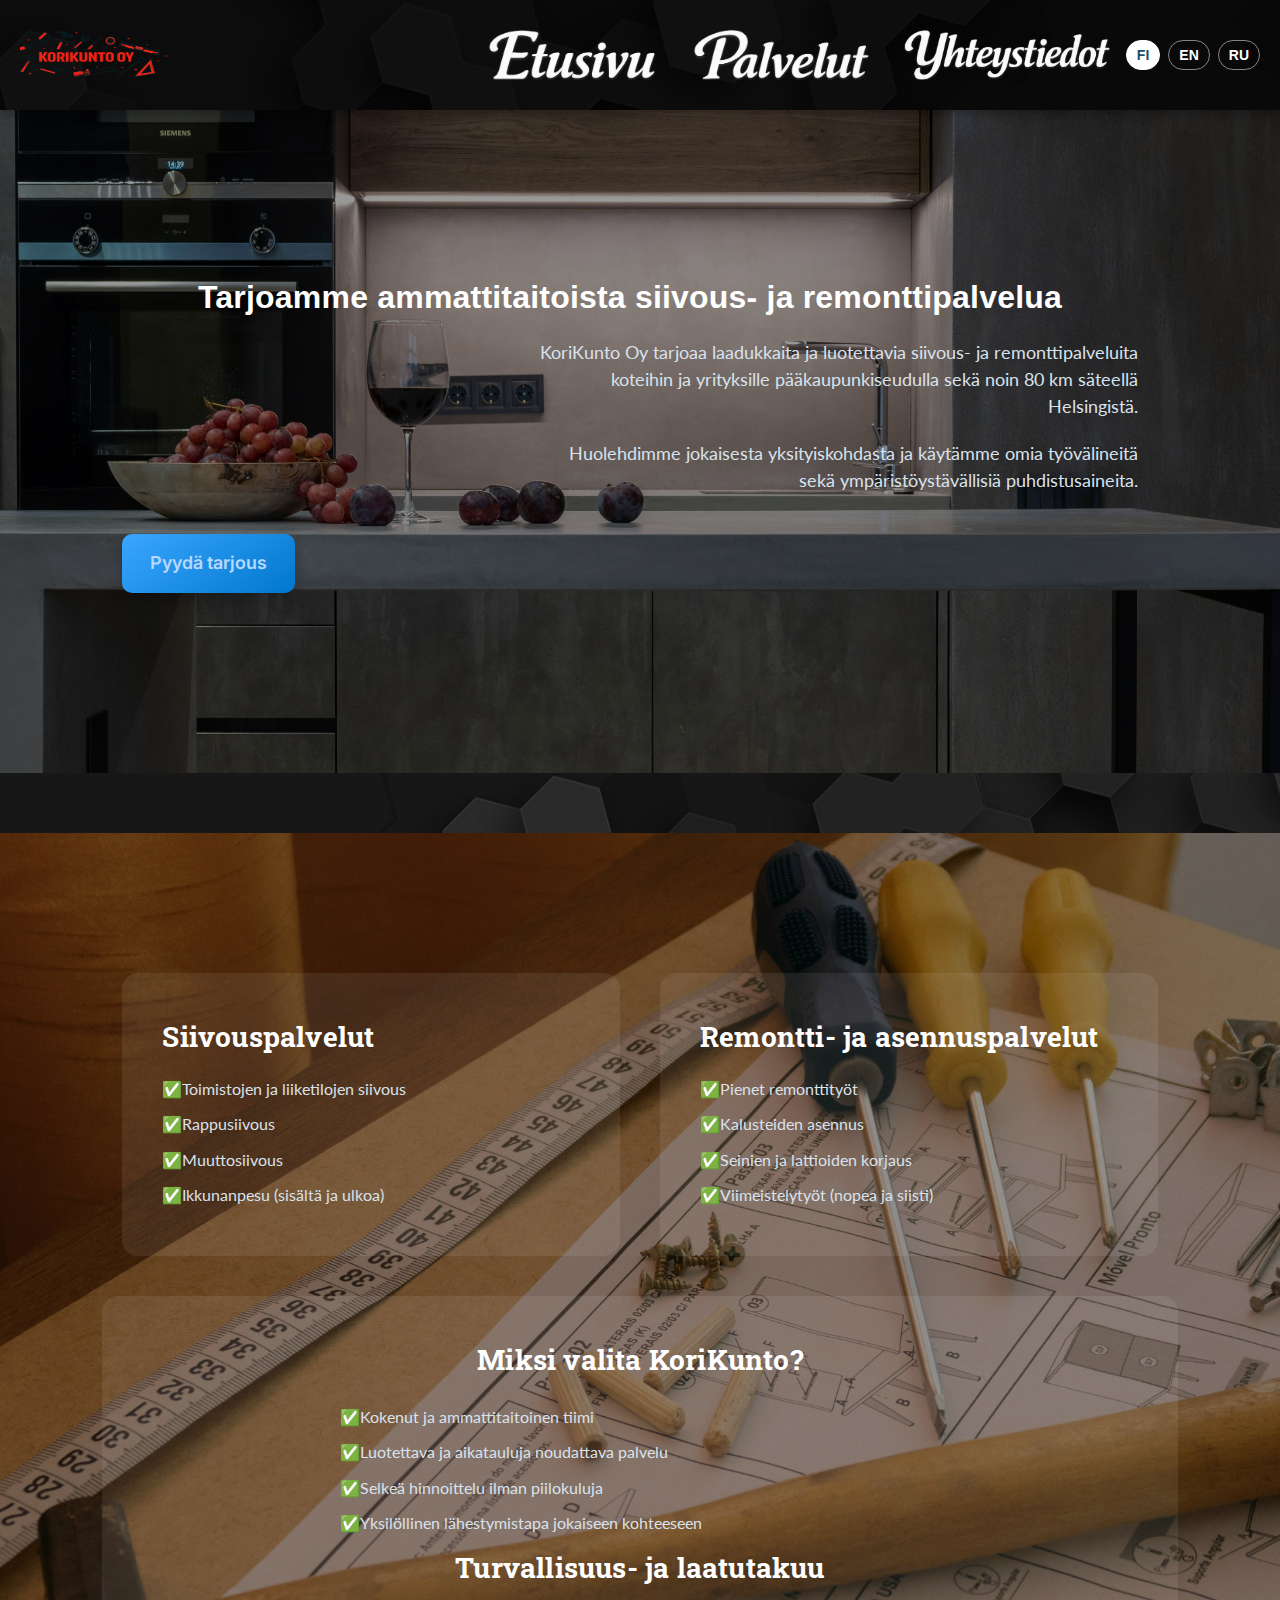
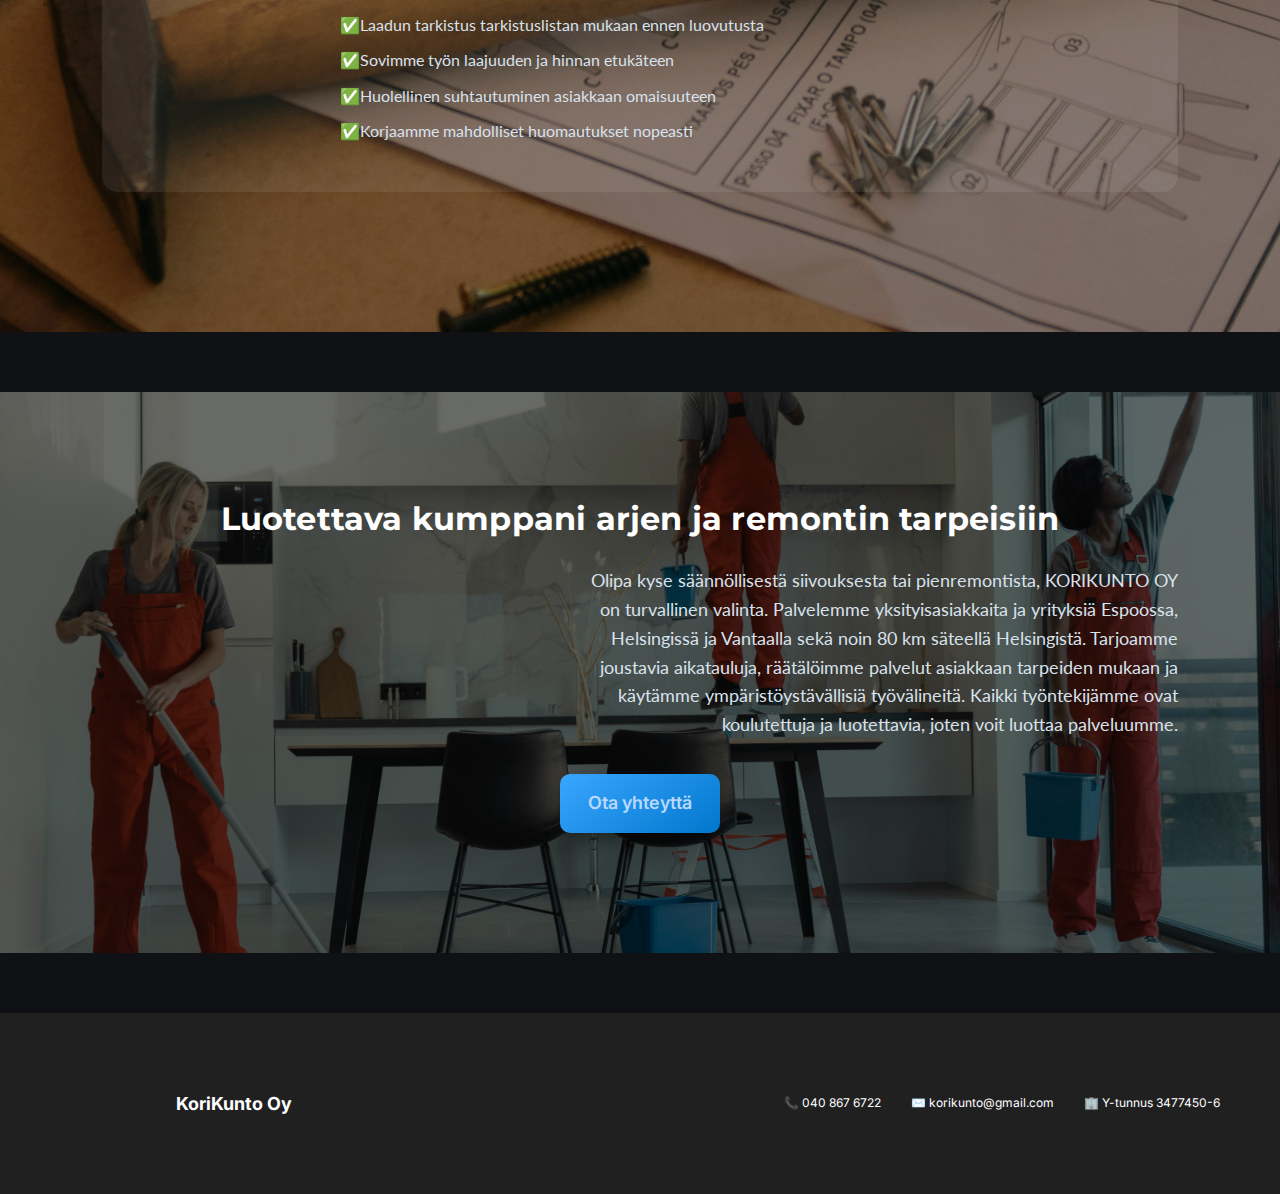
<file: index.html>
<!DOCTYPE html>
<html lang="fi">
<head>
  <meta charset="UTF-8">
  <title data-i18n="title_home">KoriKunto Oy – Etusivu</title>
  <meta name="description" data-i18n="meta_description_home" data-i18n-attr="content" content="KoriKunto Oy tarjoaa ammattitaitoisia siivous- ja remonttipalveluja pääkaupunkiseudulla.">
  <link rel="preload" as="image" href="images/background.jpeg" fetchpriority="high">
  <link rel="preload" as="image" href="images/background3.jpeg" fetchpriority="high">
  <link rel="preload" as="image" href="images/background2.jpeg">
  <link rel="preload" as="image" href="images/background1.jpeg">
  <link rel="preload" as="image" href="images/corner.jpeg" fetchpriority="high">
  <link rel="preload" as="image" href="images/etusivu.jpeg">
  <link rel="preload" as="image" href="images/palvelut.jpeg">
  <link rel="preload" as="image" href="images/yhteystiedot.jpeg">
  <link href="https://fonts.googleapis.com/css2?family=Roboto+Slab:wght@700&display=swap" rel="stylesheet">
  <link href="https://fonts.googleapis.com/css2?family=Poppins:wght@500;600&display=swap" rel="stylesheet">
  <link href="https://fonts.googleapis.com/css2?family=Lato:wght@400;700&display=swap" rel="stylesheet">
  <link href="https://fonts.googleapis.com/css2?family=Inter:wght@400;500;600;700&family=Montserrat:wght@500;600;700&display=swap" rel="stylesheet">
  <link rel="stylesheet" href="css/style.css">
</head>
<body data-preload-images="images/background.jpeg, images/background3.jpeg, images/background2.jpeg, images/background1.jpeg">

<!-- ===== HEADER ===== -->
<header>
  <div class="nav-container">
    
    <!-- LOGO BUTTON -->
    <a href="index.html" class="logo-link">
      <img src="images/corner.jpeg" alt="KoriKunto Oy" class="logo-img" decoding="async" fetchpriority="high">
    </a>

        <div class="nav-actions">
      <nav class="nav">
        <a href="index.html" class="nav-btn">
          <img src="images/etusivu.jpeg" alt="Etusivu" data-i18n="nav_home_alt" data-i18n-attr="alt" decoding="async">
        </a>
        <a href="palvelut.html" class="nav-btn">
          <img src="images/palvelut.jpeg" alt="Palvelut" data-i18n="nav_services_alt" data-i18n-attr="alt" decoding="async">
        </a>
        <a href="yhteystiedot.html" class="nav-btn">
          <img src="images/yhteystiedot.jpeg" alt="Yhteystiedot" data-i18n="nav_contact_alt" data-i18n-attr="alt" decoding="async">
        </a>
      </nav>
      <div class="language-switcher" role="group" aria-label="Language switcher">
        <button class="language-switcher__btn" type="button" data-lang="fi">FI</button>
        <button class="language-switcher__btn" type="button" data-lang="en">EN</button>
        <button class="language-switcher__btn" type="button" data-lang="ru">RU</button>
      </div>
    </div>

  </div>
</header>

<!-- ===== MAIN CONTENT ===== -->
<main>
  <!-- ===== ABZAС 1: Intro, текст слева + картинка справа ===== -->
<section class="section section-intro-bg">
  <div class="container split">
    <div class="text">
      <h2 class="main-heading" data-i18n="hero_heading">Tarjoamme ammattitaitoista siivous- ja remonttipalvelua</h2>
      <p class="main-text" data-i18n="hero_text_1">
        KoriKunto Oy tarjoaa laadukkaita ja luotettavia
        siivous- ja remonttipalveluita koteihin ja yrityksille
        pääkaupunkiseudulla sekä noin 80 km säteellä Helsingistä.
      </p>
      <p class="main-text" data-i18n="hero_text_2">
        Huolehdimme jokaisesta yksityiskohdasta ja
        käytämme omia työvälineitä sekä
        ympäristöystävällisiä puhdistusaineita.
      </p>
       <a href="yhteystiedot.html" class="btn-primary" data-i18n="hero_cta">
        Pyydä tarjous
      </a>
    </div>
  </div>
</section>


  <!-- ОБЩИЙ ФОН ДЛЯ 2 И 3 АБЗАЦА -->
<section class="section section-services-bg">

  <!-- 2 абзац -->
  <div class="two-columns">
    <div class="column">
      <h2 class="main-heading" data-i18n="services_cleaning_heading">Siivouspalvelut</h2>
      <ul class="check-list">
        <li data-i18n="services_cleaning_item_1">✅Toimistojen ja liiketilojen siivous</li>
        <li data-i18n="services_cleaning_item_2">✅Rappusiivous</li>
        <li data-i18n="services_cleaning_item_3">✅Muuttosiivous</li>
        <li data-i18n="services_cleaning_item_4">✅Ikkunanpesu (sisältä ja ulkoa)</li>
      </ul>
    </div>

    <div class="column">
      <h2 class="main-heading" data-i18n="services_renovation_heading">Remontti- ja asennuspalvelut</h2>
      <ul class="check-list">
        <li data-i18n="services_renovation_item_1">✅Pienet remonttityöt</li>
        <li data-i18n="services_renovation_item_2">✅Kalusteiden asennus</li>
        <li data-i18n="services_renovation_item_3">✅Seinien ja lattioiden korjaus</li>
        <li data-i18n="services_renovation_item_4">✅Viimeistelytyöt (nopea ja siisti)</li>
      </ul>
    </div>
  </div>

  <!-- 3 абзац -->
  <div class="why-us">
    <h2 class="main-heading" data-i18n="why_heading">Miksi valita KoriKunto?</h2>
    <ul class="check-list">
      <li data-i18n="why_item_1">✅Kokenut ja ammattitaitoinen tiimi</li>
      <li data-i18n="why_item_2">✅Luotettava ja aikatauluja noudattava palvelu</li>
      <li data-i18n="why_item_3">✅Selkeä hinnoittelu ilman piilokuluja</li>
      <li data-i18n="why_item_4">✅Yksilöllinen lähestymistapa jokaiseen kohteeseen</li>
    </ul>
        <h2 class="main-heading" data-i18n="guarantees_heading">Гарантии безопасности и качества</h2>
    <ul class="check-list">
      <li data-i18n="guarantees_item_1">✅Проверка качества по чек-листу перед сдачей</li>
      <li data-i18n="guarantees_item_2">✅Фиксируем объем работ и стоимость до начала</li>
      <li data-i18n="guarantees_item_3">✅Аккуратное отношение к имуществу клиента</li>
      <li data-i18n="guarantees_item_4">✅Быстро исправляем замечания, если они возникли</li>
    </ul>
  </div>
</section>

<!-- 4 абзац — ОТДЕЛЬНЫЙ ФОН -->
<section class="section section-cta">
  <h2 class="main-heading" data-i18n="cta_heading">Luotettava kumppani arjen ja remontin tarpeisiin</h2>
  <p class="main-text" data-i18n="cta_text">
    Olipa kyse säännöllisestä siivouksesta tai pienremontista, KORIKUNTO OY on turvallinen valinta. Palvelemme yksityisasiakkaita ja yrityksiä Espoossa, Helsingissä ja Vantaalla sekä noin 80 km säteellä Helsingistä. Tarjoamme joustavia aikatauluja, räätälöimme palvelut asiakkaan tarpeiden mukaan ja käytämme ympäristöystävällisiä työvälineitä. Kaikki työntekijämme ovat koulutettuja ja luotettavia, joten voit luottaa palveluumme.
  </p>
  <a href="yhteystiedot.html" class="btn-primary" data-i18n="cta_button">Ota yhteyttä</a>
</section>
</main>

<!-- ===== FOOTER ===== -->
<footer>
  <div class="container footer-container">
    <div class="logo" data-i18n="footer_company">KoriKunto Oy</div>
    <div class="contact">
      <div data-i18n="footer_phone"><i>📞</i> 040 867 6722</div>
      <div data-i18n="footer_email"><i>✉️</i> korikunto@gmail.com</div>
      <div data-i18n="footer_company_id"><i>🏢</i> Y-tunnus 3477450-6</div>
    </div>
  </div>
</footer>
  <script src="js/i18n.js"></script>
</body>
</html>
</file>
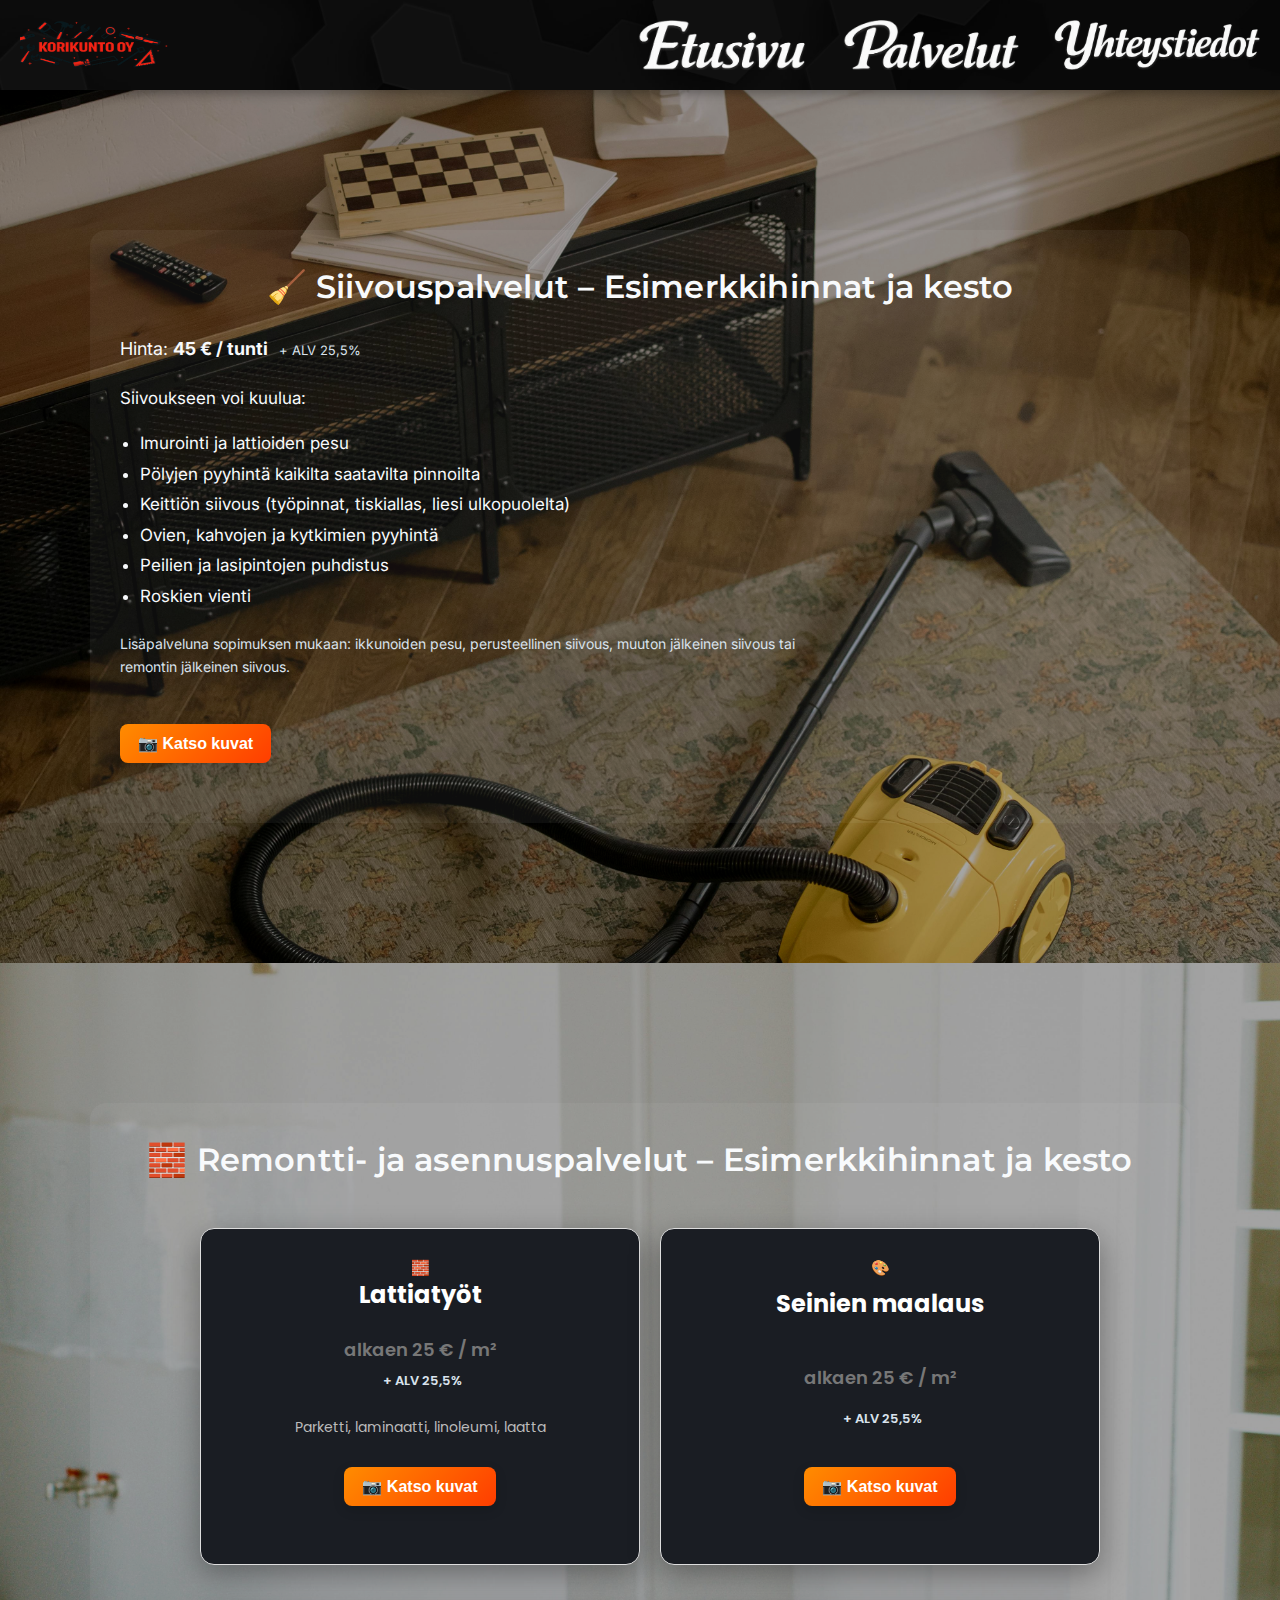
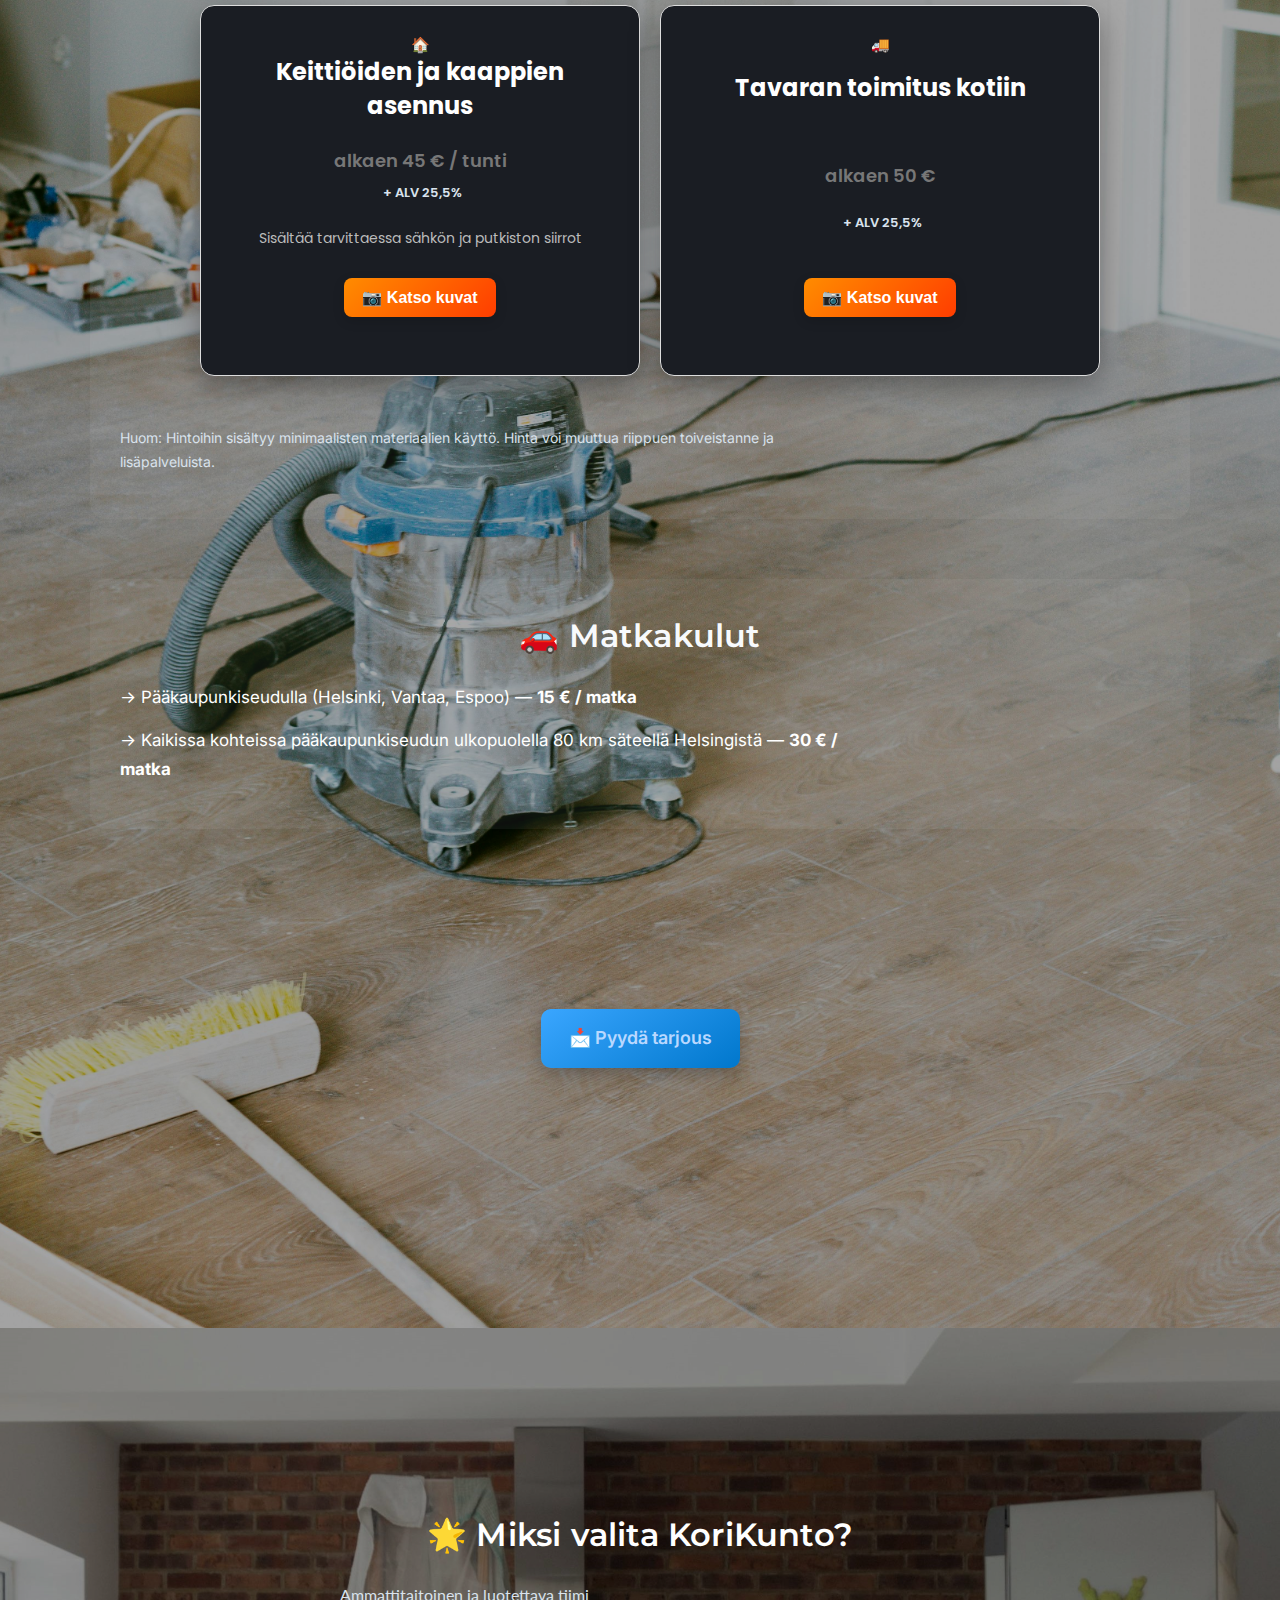
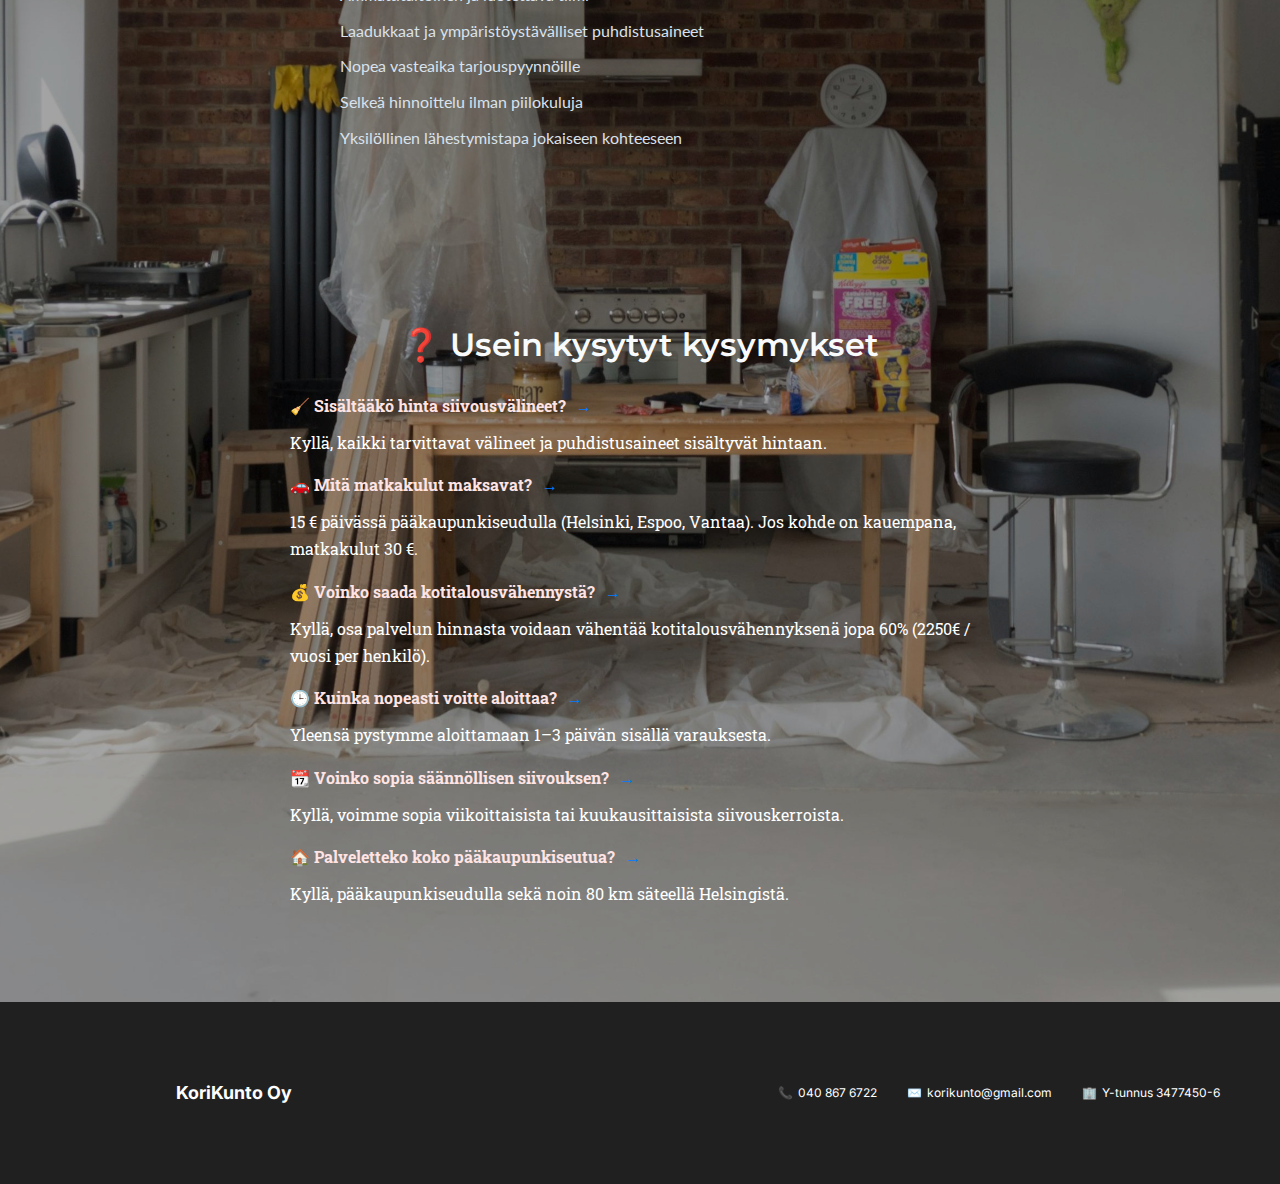
<file: palvelut.html>
<!DOCTYPE html>
<html lang="fi">
<head>
  <meta charset="UTF-8">
  <title>KoriKunto Oy – Palvelut</title>
  <meta name="description" content="KoriKunto Oy tarjoaa ammattitaitoisia siivous- ja remonttipalveluja pääkaupunkiseudulla.">
  <link rel="stylesheet" href="css/style.css">
  <link href="https://fonts.googleapis.com/css2?family=Roboto+Slab:wght@700&display=swap" rel="stylesheet">
  <link href="https://fonts.googleapis.com/css2?family=Poppins:wght@500;600&display=swap" rel="stylesheet">
  <link href="https://fonts.googleapis.com/css2?family=Lato:wght@400;700&display=swap" rel="stylesheet">
  <link href="https://fonts.googleapis.com/css2?family=Inter:wght@400;500;600;700&family=Montserrat:wght@500;600;700&display=swap" rel="stylesheet">

</head>

<body>

<!-- ===== HEADER ===== -->
<header>
  <div class="nav-container">
    <a href="index.html" class="logo-link">
      <img src="images/corner.jpeg" alt="KoriKunto Oy" class="logo-img">
    </a>
    <nav class="nav">
      <a href="index.html" class="nav-btn"><img src="images/etusivu.jpeg" alt="Etusivu"></a>
      <a href="palvelut.html" class="nav-btn"><img src="images/palvelut.jpeg" alt="Palvelut"></a>
      <a href="yhteystiedot.html" class="nav-btn"><img src="images/yhteystiedot.jpeg" alt="Yhteystiedot"></a>
    </nav>
  </div>
</header>

<main>

<!-- ================= SIIVOUSPALVELUT ================= -->
<div class="bg-services-cleaning">
  <section class="service-wide">
    <h2 id="siivous-btn" class="clickable">🧹 Siivouspalvelut – Esimerkkihinnat ja kesto</h2>
    <p class="service-price">Hinta: <strong>45 € / tunti</strong> <span class="alv-text">+ ALV 25,5%</span></p>
    <p>Siivoukseen voi kuulua:</p>
    <ul class="service-list">
      <li>Imurointi ja lattioiden pesu</li>
      <li>Pölyjen pyyhintä kaikilta saatavilta pinnoilta</li>
      <li>Keittiön siivous (työpinnat, tiskiallas, liesi ulkopuolelta)</li>
      <li>Ovien, kahvojen ja kytkimien pyyhintä</li>
      <li>Peilien ja lasipintojen puhdistus</li>
      <li>Roskien vienti</li>
    </ul>
    <p class="service-note">
      Lisäpalveluna sopimuksen mukaan: ikkunoiden pesu, perusteellinen siivous,
      muuton jälkeinen siivous tai remontin jälkeinen siivous.
    </p>
    <button class="open-modal-btn" data-modal="modal-siivous">📷 Katso kuvat</button>
  </section>
</div>

<!-- ================= REMONTTI ================= -->
<div class="bg-services-renovation">
  <section class="service-wide">
    <h2 id="remontti-btn" class="clickable">🧱 Remontti- ja asennuspalvelut – Esimerkkihinnat ja kesto</h2>
    <div class="service-grid">
      <div id="lattiatyot-btn" class="service-card clickable">
        🧱 <strong class="remontti-text">Lattiatyöt</strong><br>
        <span class="price">alkaen 25 € / m²</span>
        <span class="alv-text">+ ALV 25,5%</span><br>
        <small>Parketti, laminaatti, linoleumi, laatta</small>
        <button class="open-modal-btn" data-modal="modal-lattiatyot">📷 Katso kuvat</button>
      </div>

      <div id="seinienmaalaus-btn" class="service-card clickable">
        🎨 <strong class="remontti-text">Seinien maalaus</strong><br>
        <span class="price">alkaen 25 € / m²</span>
        <span class="alv-text">+ ALV 25,5%</span>
        <button class="open-modal-btn" data-modal="modal-seinienmaalaus">📷 Katso kuvat</button>
      </div>

      <div id="keittiot-btn" class="service-card clickable">
        🏠 <strong class="remontti-text">Keittiöiden ja kaappien asennus</strong><br>
        <span class="price">alkaen 45 € / tunti</span>
        <span class="alv-text">+ ALV 25,5%</span><br>
        <small>Sisältää tarvittaessa sähkön ja putkiston siirrot</small>
        <button class="open-modal-btn" data-modal="modal-keittiot">📷 Katso kuvat</button>
      </div>

      <div id="tavaran-btn" class="service-card clickable">
        🚚 <strong class="remontti-text">Tavaran toimitus kotiin</strong><br>
        <span class="price">alkaen 50 €</span>
        <span class="alv-text">+ ALV 25,5%</span>
        <button class="open-modal-btn" data-modal="modal-tavaran">📷 Katso kuvat</button>
      </div>
    </div>

    <p class="service-note">
      Huom: Hintoihin sisältyy minimaalisten materiaalien käyttö.
      Hinta voi muuttua riippuen toiveistanne ja lisäpalveluista.
    </p>
  </section>

  <!-- ================= MATKAKULUT ================= -->
   <section class="service-wide">
    <h2 id="matkakulut-btn" class="clickable">🚗 Matkakulut</h2>
    <p class="matkakulut-text">→ Pääkaupunkiseudulla (Helsinki, Vantaa, Espoo) — <strong>15 € / matka</strong></p>
    <p class="matkakulut-text">→ Kaikissa kohteissa pääkaupunkiseudun ulkopuolella 80 km säteellä Helsingistä — <strong>30 € / matka</strong></p>
  </section>

  <!-- CTA Button -->
  <section class="section cta-section">
    <a href="mailto:korikunto@gmail.com" class="btn-primary">📩 Pyydä tarjous</a>
  </section>
</div>

<!-- ================= MIKSI VALITA & FAQ ================= -->
<div class="bg-services-faq">
  <section class="section">
    <h2>🌟 Miksi valita KoriKunto?</h2>
    <ul class="check-list">
      <li> Ammattitaitoinen ja luotettava tiimi</li>
      <li> Laadukkaat ja ympäristöystävälliset puhdistusaineet</li>
      <li> Nopea vasteaika tarjouspyynnöille</li>
      <li> Selkeä hinnoittelu ilman piilokuluja</li>
      <li> Yksilöllinen lähestymistapa jokaiseen kohteeseen</li>
    </ul>
  </section>

  <!-- FAQ -->
  <div class="faq-item">
    <h2>❓ Usein kysytyt kysymykset</h2>
    <div class="faq-question">
      <span class="faq-text">🧹 Sisältääkö hinta siivousvälineet?</span>
      <span class="arrow">→</span>
      <span class="faq-answer-inline">Kyllä, kaikki tarvittavat välineet ja puhdistusaineet sisältyvät hintaan.</span>
    </div>
  </div>

  <div class="faq-item">
    <div class="faq-question">
      <span class="faq-text">🚗 Mitä matkakulut maksavat?</span>
      <span class="arrow">→</span>
      <span class="faq-answer-inline">15 € päivässä pääkaupunkiseudulla (Helsinki, Espoo, Vantaa). Jos kohde on kauempana, matkakulut 30 €.</span>
    </div>
  </div>

  <div class="faq-item">
    <div class="faq-question">
      <span class="faq-text">💰 Voinko saada kotitalousvähennystä?</span>
      <span class="arrow">→</span>
      <span class="faq-answer-inline">Kyllä, osa palvelun hinnasta voidaan vähentää kotitalousvähennyksenä jopa 60% (2250€ / vuosi per henkilö).</span>
    </div>
  </div>

  <div class="faq-item">
    <div class="faq-question">
      <span class="faq-text">🕒 Kuinka nopeasti voitte aloittaa?</span>
      <span class="arrow">→</span>
      <span class="faq-answer-inline">Yleensä pystymme aloittamaan 1–3 päivän sisällä varauksesta.</span>
    </div>
  </div>

  <div class="faq-item">
    <div class="faq-question">
      <span class="faq-text">📆 Voinko sopia säännöllisen siivouksen?</span>
      <span class="arrow">→</span>
      <span class="faq-answer-inline">Kyllä, voimme sopia viikoittaisista tai kuukausittaisista siivouskerroista.</span>
    </div>
  </div>

  <div class="faq-item">
    <div class="faq-question">
      <span class="faq-text">🏠 Palveletteko koko pääkaupunkiseutua?</span>
      <span class="arrow">→</span>
      <span class="faq-answer-inline">Kyllä, pääkaupunkiseudulla sekä noin 80 km säteellä Helsingistä.</span>
    </div>
  </div>
</div>

<!-- ================= FOOTER ================= -->
<footer>
  <div class="container footer-container">
    <div class="logo">KoriKunto Oy</div>
    <div class="contact">
      <div><i>📞</i> 040 867 6722</div>
      <div><i>✉️</i> korikunto@gmail.com</div>
      <div><i>🏢</i> Y-tunnus 3477450-6</div>
    </div>
  </div>
</footer>

<!-- ================= MODALS ================= -->
<div id="modal-siivous" class="modal">
  <div class="modal-content modal-content--image">
    <span class="close">&times;</span>
    <div class="modal-images modal-images--full">
      <img src="images/siivous.jpeg" alt="">
    </div>
  </div>
</div>

<div id="modal-lattiatyot" class="modal">
  <div class="modal-content modal-content--image">
    <span class="close">&times;</span>
    <div class="modal-images modal-images--full">
      <img src="images/lattiatyot.jpeg" alt="">
    </div>
  </div>
</div>

<div id="modal-seinienmaalaus" class="modal">
  <div class="modal-content modal-content--image">
    <span class="close">&times;</span>
    <div class="modal-images modal-images--full">
      <img src="images/seinienmaalaus.jpeg" alt="">
    </div>
  </div>
</div>

<div id="modal-keittiot" class="modal">
  <div class="modal-content modal-content--image">
    <span class="close">&times;</span>
    <div class="modal-images modal-images--full">
      <img src="images/keittiot.jpeg" alt="">
    </div>
  </div>
</div>

<div id="modal-tavaran" class="modal">
  <div class="modal-content modal-content--image">
    <span class="close">&times;</span>
    <div class="modal-images modal-images--full">
      <img src="images/tavaran.jpeg" alt="">
    </div>
  </div>
</div>


<script src="js/script.js"></script>
</body>
</html>
</file>
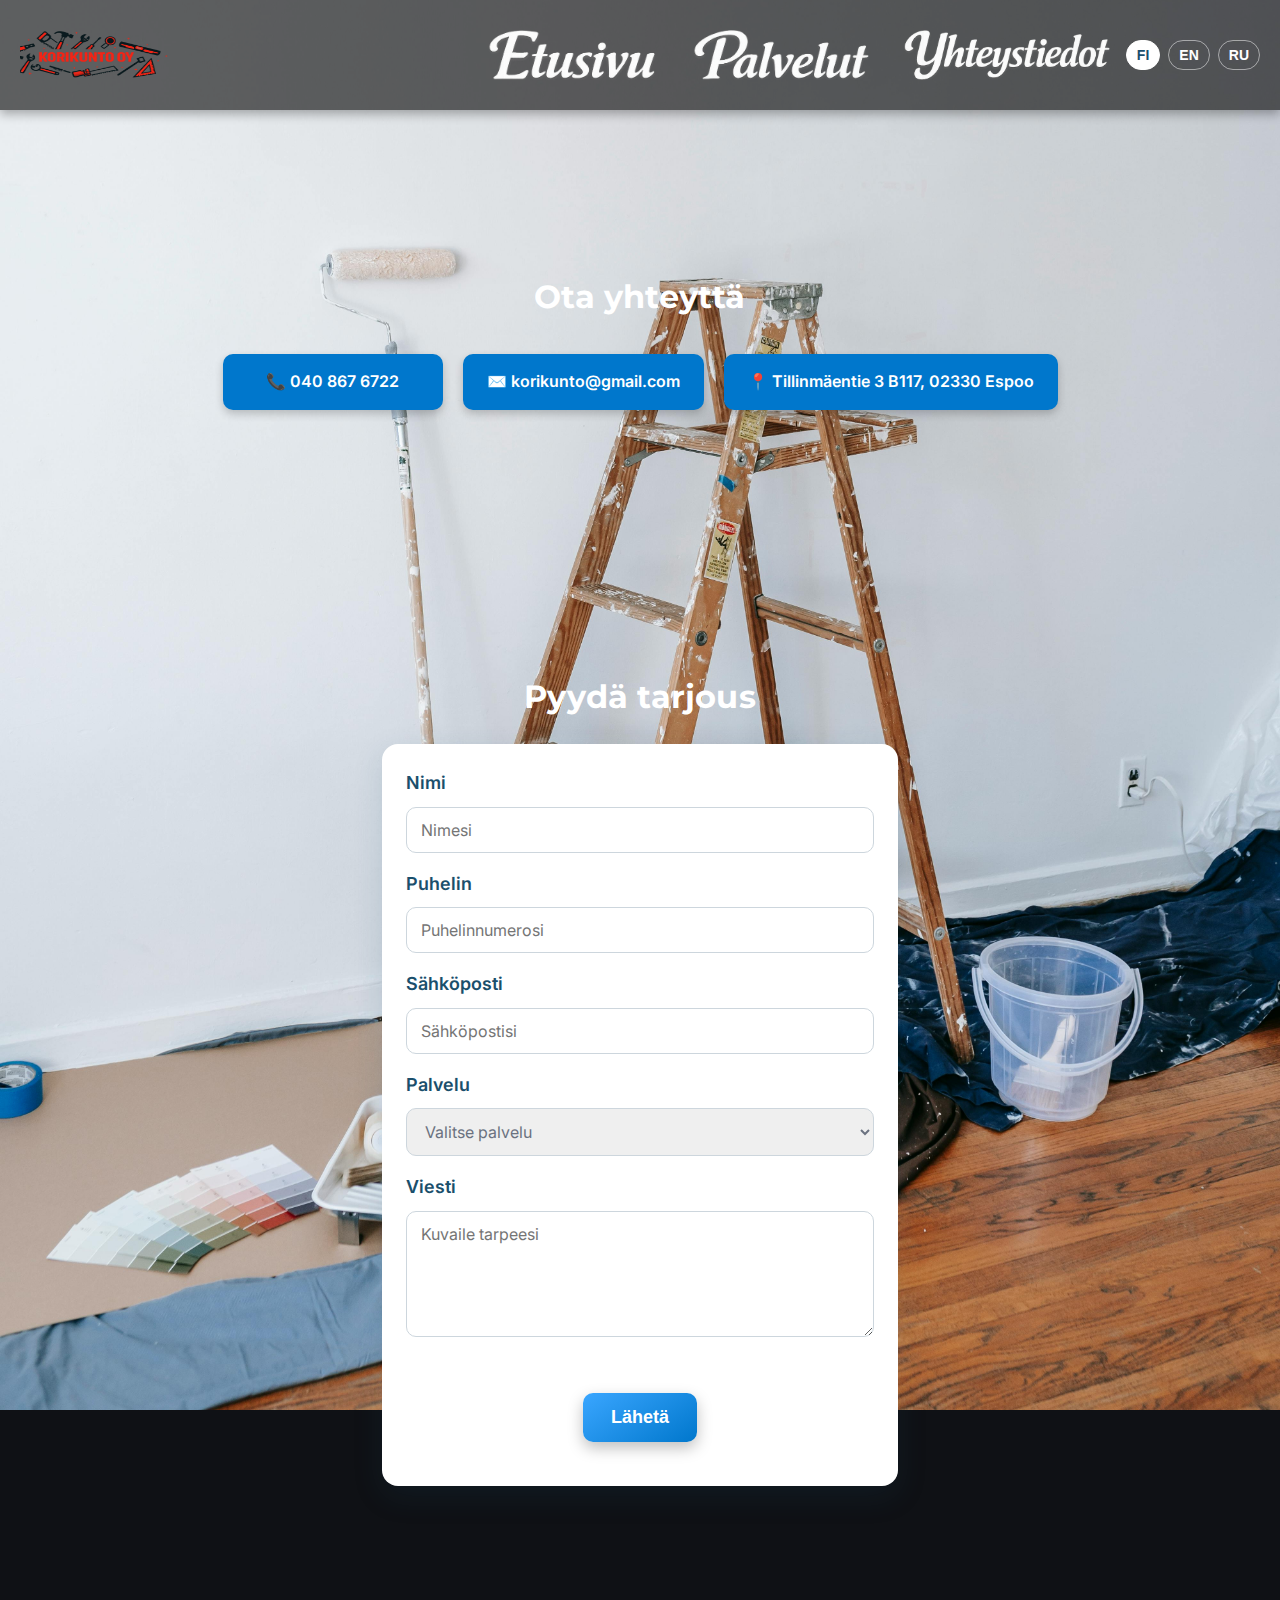
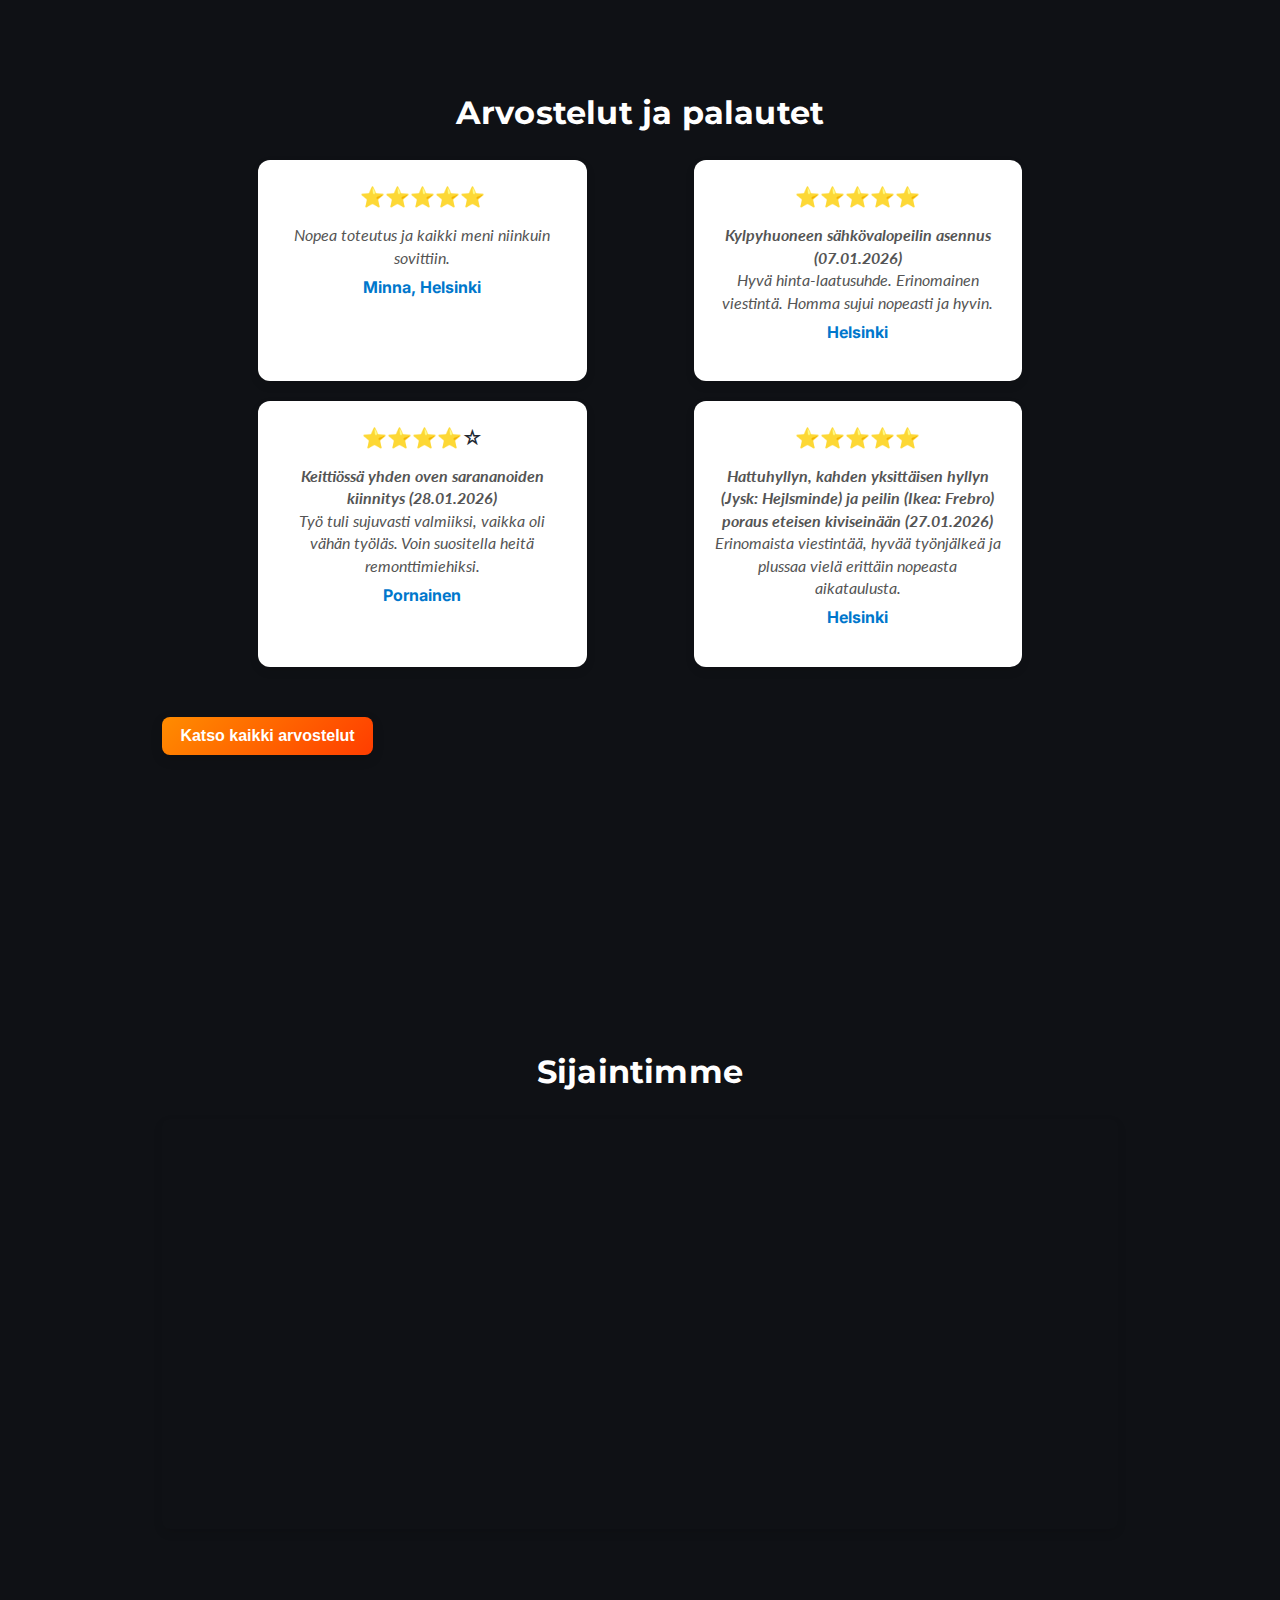
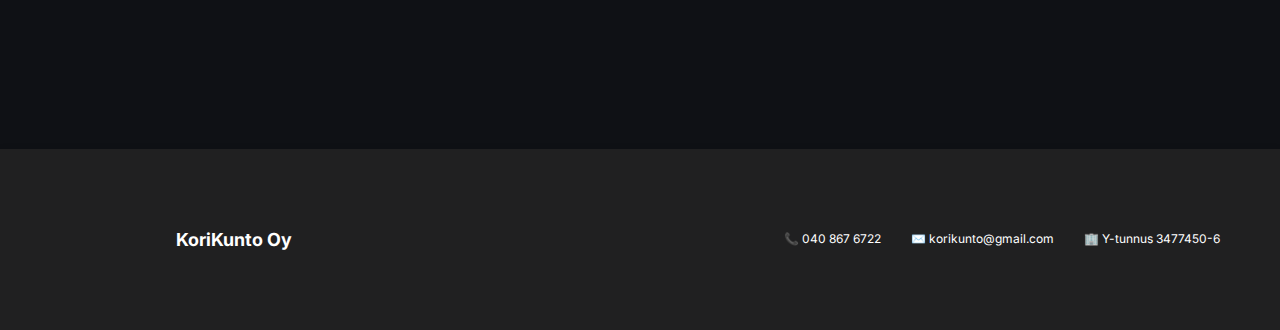
<file: yhteystiedot.html>
<!DOCTYPE html>
<html lang="fi">
<head>
  <meta charset="UTF-8">
  <title data-i18n="title_contact">KoriKunto Oy – Yhteystiedot</title>
  <meta name="description" data-i18n="meta_description_contact" data-i18n-attr="content" content="Ota yhteyttä KoriKunto Oy:öön siivous- ja remonttipalveluista.">
  <link rel="preload" as="image" href="images/background6.jpeg" type="image/jpeg" fetchpriority="high">
  <link rel="preload" as="image" href="images/corner.jpeg" fetchpriority="high">
  <link rel="preload" as="image" href="images/etusivu.jpeg">
  <link rel="preload" as="image" href="images/palvelut.jpeg">
  <link rel="preload" as="image" href="images/yhteystiedot.jpeg">
  <link rel="stylesheet" href="css/style.css">
  <link href="https://fonts.googleapis.com/css2?family=Roboto+Slab:wght@700&display=swap" rel="stylesheet">
  <link href="https://fonts.googleapis.com/css2?family=Poppins:wght@500;600&display=swap" rel="stylesheet">
  <link href="https://fonts.googleapis.com/css2?family=Lato:wght@400;700&display=swap" rel="stylesheet">
  <link href="https://fonts.googleapis.com/css2?family=Inter:wght@400;500;600;700&family=Montserrat:wght@500;600;700&display=swap" rel="stylesheet">
</head>
<body class="contact-page" data-preload-images="images/background6.jpeg">

<header>
  <div class="nav-container">
        <!-- LOGO BUTTON -->
    <a href="index.html" class="logo-link">
      <img src="images/corner.jpeg" alt="KoriKunto Oy" class="logo-img" decoding="async" fetchpriority="high">
    </a>
    <div class="nav-actions">
      <nav class="nav">
        <a href="index.html" class="nav-btn">
          <img src="images/etusivu.jpeg" alt="Etusivu" data-i18n="nav_home_alt" data-i18n-attr="alt" decoding="async">
        </a>
        <a href="palvelut.html" class="nav-btn">
          <img src="images/palvelut.jpeg" alt="Palvelut" data-i18n="nav_services_alt" data-i18n-attr="alt" decoding="async">
        </a>
        <a href="yhteystiedot.html" class="nav-btn">
          <img src="images/yhteystiedot.jpeg" alt="Yhteystiedot" data-i18n="nav_contact_alt" data-i18n-attr="alt" decoding="async">
        </a>
      </nav>
      <div class="language-switcher" role="group" aria-label="Language switcher">
        <button class="language-switcher__btn" type="button" data-lang="fi">FI</button>
        <button class="language-switcher__btn" type="button" data-lang="en">EN</button>
        <button class="language-switcher__btn" type="button" data-lang="ru">RU</button>
      </div>
    </div>

  </div>
</header>

<!-- ===== MAIN CONTENT ===== -->
<main class="container">

  <!-- Ota yhteyttä -->

<section class="section">
  <h2 class="section-title-center" data-i18n="contact_title">Ota yhteyttä</h2>

  <div class="contact-buttons">
      <a href="tel:0408676722" class="contact-btn" data-i18n="contact_phone">📞 040 867 6722</a>
    <a href="mailto:korikunto@gmail.com" class="contact-btn" data-i18n="contact_email">✉️ korikunto@gmail.com</a>
    <a href="https://www.google.com/maps/search/?api=1&query=Tillinm%C3%A4entie+3+B117,+02330+Espoo" target="_blank" class="contact-btn" data-i18n="contact_address">📍 Tillinmäentie 3 B117, 02330 Espoo</a>
  </div>
</section>

<section class="section contact-form-section">
  <h2 class="section-title-center" data-i18n="contact_form_title">Pyydä tarjous</h2>
  <form class="contact-form" action="#" method="post" data-form-endpoint="https://formspree.io/f/mojnqdzr">
    <div class="form-group">
      <label for="contact-name" data-i18n="contact_form_name_label">Nimi</label>
      <input id="contact-name" name="name" type="text" autocomplete="name" placeholder="Nimesi" data-i18n="contact_form_name_placeholder" data-i18n-attr="placeholder" required>
    </div>
    <div class="form-group">
      <label for="contact-phone" data-i18n="contact_form_phone_label">Puhelin</label>
      <input id="contact-phone" name="phone" type="tel" autocomplete="tel" placeholder="Puhelinnumerosi" data-i18n="contact_form_phone_placeholder" data-i18n-attr="placeholder" required>
    </div>
    <div class="form-group">
      <label for="contact-email" data-i18n="contact_form_email_label">Sähköposti</label>
      <input id="contact-email" name="email" type="email" autocomplete="email" placeholder="Sähköpostisi" data-i18n="contact_form_email_placeholder" data-i18n-attr="placeholder">
    </div>
    <div class="form-group">
      <label for="contact-service" data-i18n="contact_form_service_label">Palvelu</label>
      <select id="contact-service" name="service" required>
        <option value="" data-i18n="contact_form_service_placeholder">Valitse palvelu</option>
        <option value="cleaning" data-i18n="contact_form_service_cleaning">Siivous</option>
        <option value="renovation" data-i18n="contact_form_service_renovation">Remontti / asennus</option>
        <option value="other" data-i18n="contact_form_service_other">Muu</option>
      </select>
    </div>
    <div class="form-group">
      <label for="contact-message" data-i18n="contact_form_message_label">Viesti</label>
      <textarea id="contact-message" name="message" rows="5" placeholder="Kuvaile tarpeesi" data-i18n="contact_form_message_placeholder" data-i18n-attr="placeholder" required></textarea>
    </div>
        <p class="form-status" data-form-status aria-live="polite"></p>
    <button class="btn-primary" type="submit" data-i18n="contact_form_submit">Lähetä</button>
  </form>
    <div class="toast" data-toast role="status" aria-live="polite"></div>
</section>


<section class="section" id="reviews">
  <h2 class="section-title-center" data-i18n="reviews_title">Arvostelut ja palautet</h2>

  <div class="reviews-container">
     <!-- Ensimmäinen отзыв -->
    <div class="review-block">
      <p class="review-stars">⭐⭐⭐⭐⭐</p>
      <p class="review-text" data-i18n="review_1_text">Nopea toteutus ja kaikki meni niinkuin sovittiin.</p>
      <p class="review-author" data-i18n="review_1_author">Minna, Helsinki</p>
    </div>

    <!-- Toinen отзыв -->
    <div class="review-block">
      <p class="review-stars">⭐⭐⭐⭐⭐</p>
      <p class="review-text" data-i18n-html="review_2_text"><strong>Kylpyhuoneen sähkövalopeilin asennus (07.01.2026)</strong><br>Hyvä hinta-laatusuhde. Erinomainen viestintä. Homma sujui nopeasti ja hyvin.</p>
      <p class="review-author" data-i18n="review_2_author">Helsinki</p>
    </div>

    <!-- Kolmas отзыв -->
    <div class="review-block">
      <p class="review-stars">⭐⭐⭐⭐☆</p>
      <p class="review-text" data-i18n-html="review_3_text"><strong>Keittiössä yhden oven sarananoiden kiinnitys (28.01.2026)</strong><br>Työ tuli sujuvasti valmiiksi, vaikka oli vähän työläs. Voin suositella heitä remonttimiehiksi.</p>
      <p class="review-author" data-i18n="review_3_author">Pornainen</p>
    </div>

    <!-- Neljäs отзыв -->
    <div class="review-block">
      <p class="review-stars">⭐⭐⭐⭐⭐</p>
      <p class="review-text" data-i18n-html="review_4_text"><strong>Hattuhyllyn, kahden yksittäisen hyllyn (Jysk: Hejlsminde) ja peilin (Ikea: Frebro) poraus eteisen kiviseinään (27.01.2026)</strong><br>Erinomaista viestintää, hyvää työnjälkeä ja plussaa vielä erittäin nopeasta aikataulusta.</p>
      <p class="review-author" data-i18n="review_4_author">Helsinki</p>
    </div>
  </div>

    <div class="reviews-actions">
    <button class="open-modal-btn reviews-button" type="button" data-modal="modal-reviews" data-i18n="reviews_view_all">Katso kaikki arvostellut</button>
    </div>
</section>

<!-- ===== MAP ===== -->
<section class="section">
  <h2 class="section-title-center" data-i18n="location_title">Sijaintimme</h2>
  <div class="map-container">
    <iframe
      src="https://www.google.com/maps/embed?pb=!1m18!1m12!1m3!1d1983.548491671383!2d24.60198391608852!3d60.19917598184908!2m3!1f0!2f0!3f0!3m2!1i1024!2i768!4f13.1!3m3!1m2!1s0x46920b2618d3a1ab%3A0x63d70b720ff0b948!2sTillinm%C3%A4entie%203%2C%2002330%20Espoo!5e0!3m2!1sfi!2sfi!4v1700000000000!5m2!1sfi!2sfi"
      width="100%"
      height="400"
      style="border:0;"
      allowfullscreen=""
      loading="lazy"
      referrerpolicy="no-referrer-when-downgrade">
    </iframe>
  </div>
</section>



</main>

<!-- ===== FOOTER ===== -->
<footer>
  <div class="container footer-container">
    <div class="logo" data-i18n="footer_company">KoriKunto Oy</div>
    <div class="contact">
      <div data-i18n="footer_phone"><i>📞</i> 040 867 6722</div>
      <div data-i18n="footer_email"><i>✉️</i> korikunto@gmail.com</div>
      <div data-i18n="footer_company_id"><i>🏢</i> Y-tunnus 3477450-6</div>
    </div>
  </div>
</footer>
  <script src="js/i18n.js"></script>

    <!-- ================= REVIEWS MODAL ================= -->
<div id="modal-reviews" class="modal" hidden>
  <div class="modal-content modal-content--reviews">
    <span class="close">&times;</span>
    <div class="reviews-container reviews-container--modal">
      <!-- Ensimmäinen отзыв -->
      <div class="review-block">
        <p class="review-stars">⭐⭐⭐⭐⭐</p>
        <p class="review-text" data-i18n="review_1_text">Nopea toteutus ja kaikki meni niinkuin sovittiin.</p>
        <p class="review-author" data-i18n="review_1_author">Minna, Helsinki</p>
      </div>

      <!-- Toinen отзыв -->
      <div class="review-block">
        <p class="review-stars">⭐⭐⭐⭐⭐</p>
        <p class="review-text" data-i18n-html="review_2_text"><strong>Kylpyhuoneen sähkövalopeilin asennus (07.01.2026)</strong><br>Hyvä hinta-laatusuhde. Erinomainen viestintä. Homma sujui nopeasti ja hyvin.</p>
        <p class="review-author" data-i18n="review_2_author">Helsinki</p>
      </div>

      <!-- Kuudes отзыв -->
      <div class="review-block">
        <p class="review-stars">⭐⭐⭐⭐⭐</p>
        <p class="review-text" data-i18n-html="review_6_text"><strong>Keittiökalusteiden purku ja uusien runkojen asennus sekä työtason sovitus (12.01.2026)</strong><br>Työ oli laaja, mutta aikataulu piti ja lopputulos on siisti ja tarkka.</p>
        <p class="review-author" data-i18n="review_6_author">Espoo</p>
      </div>

      <!-- Seitsemäs отзыв -->
      <div class="review-block">
        <p class="review-stars">⭐⭐⭐⭐⭐</p>
        <p class="review-text" data-i18n-html="review_7_text"><strong>Saunan lauteiden uusiminen, paneloinnin korjaus ja LED-valaistuksen asennus (18.01.2026)</strong><br>Hyvä suunnittelu ja huolellinen toteutus. Sauna näyttää ja tuntuu kuin uudelta.</p>
        <p class="review-author" data-i18n="review_7_author">Vantaa</p>
      </div>

      <!-- Neljäs отзыв -->
      <div class="review-block">
        <p class="review-stars">⭐⭐⭐⭐⭐</p>
        <p class="review-text" data-i18n-html="review_4_text"><strong>Hattuhyllyn, kahden yksittäisen hyllyn (Jysk: Hejlsminde) ja peilin (Ikea: Frebro) poraus eteisen kiviseinään (27.01.2026)</strong><br>Erinomaista viestintää, hyvää työnjälkeä ja plussaa vielä erittäin nopeasta aikataulusta.</p>
        <p class="review-author" data-i18n="review_4_author">Helsinki</p>
      </div>

      <!-- Kolmas отзыв -->
      <div class="review-block">
        <p class="review-stars">⭐⭐⭐⭐☆</p>
        <p class="review-text" data-i18n-html="review_3_text"><strong>Keittiössä yhden oven sarananoiden kiinnitys (28.01.2026)</strong><br>Työ tuli sujuvasti valmiiksi, vaikka oli vähän työläs. Voin suositella heitä remonttimiehiksi.</p>
        <p class="review-author" data-i18n="review_3_author">Pornainen</p>
      </div>

      <!-- Kahdeksas отзыв -->
      <div class="review-block">
        <p class="review-stars">⭐⭐⭐⭐☆</p>
        <p class="review-text" data-i18n-html="review_8_text"><strong>Parketin paikallinen korjaus, listoitus ja kynnyksen vaihto (30.01.2026)</strong><br>Pieniä yksityiskohtia paljon, mutta kaikki saatiin nätisti kohdilleen.</p>
        <p class="review-author" data-i18n="review_8_author">Kirkkonummi</p>
      </div>

      <!-- Yhdeksäs отзыв -->
      <div class="review-block">
        <p class="review-stars">⭐⭐⭐⭐⭐</p>
        <p class="review-text" data-i18n-html="review_9_text"><strong>Kylpyhuoneen silikonisaumojen uusinta, kaapin kiinnitys ja ilmanvaihdon säätö (02.02.2026)</strong><br>Kaikki tehtiin huolellisesti ja jätettiin siististi. Nopea reagointi yhteydenottoon.</p>
        <p class="review-author" data-i18n="review_9_author">Kauniainen</p>
      </div>

      <!-- Viides отзыв -->
      <div class="review-block">
        <p class="review-stars">⭐⭐⭐⭐⭐</p>
        <p class="review-text" data-i18n-html="review_5_text"><strong>Sisäoven lukitus (04.02.2026)</strong><br>Työ valmistui sovitusti. Kiitos ja suosittelut.</p>
        <p class="review-author" data-i18n="review_5_author">Helsinki</p>
      </div>
    </div>
  </div>
</div>

<script src="js/script.js"></script>

</body>
</html>
</file>
<file: css/style.css>
/* ===== RESET ===== */
* {
  margin: 0;
  padding: 0;
  box-sizing: border-box;
}

body {
  font-family: Arial, Helvetica, sans-serif;
  line-height: 1.6;
  color: #222;
  background: url('../images/background.jpeg') no-repeat center center fixed;
  background-size: cover;
}

/* ===== CONTAINER ===== */
.container {
  max-width: 1200px;
  margin: 0 auto;
  padding: 60px 20px;
}

/* ===== SECTIONS ===== */
.section {
  margin-bottom: 40px;
}

/* ===== SPLIT SECTIONS (текст + фото) ===== */
.split {
  display: flex;
  gap: 40px;
  margin-bottom: 60px; /* вертикальный отступ между абзацами */
  align-items: flex-start;
}

.split .text {
  flex: 1;
  padding-right: 20px;
}

/* ===== TITLES ===== */
h2 {
  font-size: 32px;
  margin-bottom: 20px;
}

.title-strong {
  font-size: 30px;
  font-weight: 700;
  margin-bottom: 20px;
}

/* ===== TEXT ===== */
p {
  font-size: 18px;
  margin-bottom: 15px;
}

.small {
  font-size: 14px;
  color: #666;
}

/* ===== BUTTON ===== */
.btn-primary {
  display: inline-block;
  margin-top: 20px;
  padding: 14px 28px;
  background: linear-gradient(145deg, #3aa6ff, #0077cc);
  color: #fff;
  text-decoration: none;
  font-size: 18px;
  font-weight: 600;
  border-radius: 10px;
  box-shadow: 0 6px 15px rgba(0, 0, 0, 0.25);
  transition: all 0.2s ease;
}

.btn-primary:hover {
  transform: translateY(-2px);
  box-shadow: 0 10px 20px rgba(0, 0, 0, 0.3);
}

/* Общие настройки секций */
.section {
  width: 100%;
  padding: 100px 8vw;
  position: relative;
}

/* ===== ОБЩИЙ ФОН ДЛЯ 2 И 3 ===== */
.section-services-bg {
  background: url("../images/background2.jpeg") center / cover no-repeat;
  color: #fff;
}

.column, .why-us {
  background: rgba(255,255,255,0.08);
  padding: 40px;
  border-radius: 16px;
}

/* ===== ПЕРВЫЙ АБЗАЦ С ФОНОМ ===== */
.section-intro-bg {
  background: url("../images/background3.jpeg") center / cover no-repeat;
  position: relative;
}

/* затемнение для читабельности */
.section-intro-bg::before {
  content: "";
  position: absolute;
  inset: 0;
  background: rgba(0, 0, 0, 0.4);
  z-index: 0;
}

/* контент поверх фона */
.section-intro-bg .container {
  position: relative;
  z-index: 1;
}

/* чтобы текст был белым и читабельным */
.section-intro-bg .main-heading,
.section-intro-bg .main-text {
  color: #fff;
}


/* затемнение */
.section-services-bg::before {
  content: "";
  position: absolute;
  inset: 0;
  background: rgba(0, 0, 0, 0.45);
  z-index: 0;
}

/* контент поверх */
.section-services-bg > * {
  position: relative;
  z-index: 1;
}

/* ===== CTA ОТДЕЛЬНЫЙ ФОН ===== */
.section-cta {
  background: url("../images/background1.jpeg") center / cover no-repeat;
  color: #fff;
  text-align: center;
}

.section-cta::before {
  content: "";
  position: absolute;
  inset: 0;
  background: rgba(0,0,0,0.55);
  z-index: 0;
}

.section-cta > * {
  position: relative;
  z-index: 1;
}

/* ===== Guarantees section ===== */
.section-guarantees {
  background: rgba(255, 255, 255, 0.9);
  color: #1f2933;
}

.section-guarantees .main-heading {
  color: #102a43;
  text-align: center;
}

.section-guarantees .main-text {
  text-align: center;
  max-width: 760px;
  margin: 0 auto 24px auto;
  color: #334e68;
}

.section-guarantees .check-list {
  max-width: 720px;
  margin: 0 auto;
  color: #102a43;
}


/* ===== Второй абзац: две колонки ===== */
.two-columns {
  display: flex;
  gap: 40px;          /* расстояние между колонками */
  justify-content: space-between; /* равномерное распределение по ширине */
  margin: 40px auto 20px auto;   /* уменьшили вертикальный отступ сверху и снизу */
  max-width: 1200px;   /* одинаковое ограничение по бокам */
  padding: 0 20px;     /* отступы от краёв страницы */
}

.two-columns .column h2 {
  margin-bottom: 15px; /* меньше пространства между заголовком и списком */
}

.two-columns .column ul {
  margin-top: 0;
  padding-left: 0;
}

/* Текст под колонками (если есть абзац после двух колонок) */
.two-columns + p {
  text-align: center;
  max-width: 800px;
  margin: 20px auto 40px auto; /* чуть меньше сверху и снизу */
  font-size: 18px;
  line-height: 1.5;
}

/* ===== Третий абзац: why-us ===== */
.why-us {
  text-align: center;
  margin: 40px auto; /* уменьшаем расстояние сверху и снизу */
}

.why-us h2 {
  margin-bottom: 20px;
}

.why-us .check-list {
  max-width: 600px;
  margin: 0 auto; /* центр списка по горизонтали */
  text-align: left; /* список внутри всё равно слева, но выровнен по центру страницы */
}

.two-columns .column {
  flex: 1;
}

/* ===== LISTS ===== */
.list,
.check-list,
.icon-list {
  list-style: none;
  padding: 0;
}

.list li,
.check-list li,
.icon-list li {
  font-size: 16px;
  margin-bottom: 12px;
}

/* Галочки */
.check-list li::before {
  font-weight: bold;
  margin-right: 12px;
  font-size: 18px;
}

.check-list span {
  font-size: 13px;
  color: #666;
}

/* ===== RESPONSIVE ===== */
@media (max-width: 768px) {
  .split,
  .two-columns {
    flex-direction: column;
  }

  h2,
  .title-strong {
    font-size: 26px;
  }

  p,
  .list li,
  .icon-list li {
    font-size: 16px;
  }

  .container {
    padding: 40px 16px;
  }
}

/* ===== HEADER ===== */
header {
  background-color: #1a4f6c; /* темный голубой */
  color: #ffffff;
  padding: 15px 0;
}

.nav-container {
  display: flex;
  align-items: center;
  justify-content: space-between;
}

header .logo {
  flex: 0 0 30%;
  font-size: 28px;
  font-weight: bold;
}

header .nav {
  display: flex;
  gap: 20px;
}

header .nav a {
  color: #ffffff;
  text-decoration: none;
  font-weight: 600;
  position: relative;
}

header .nav a:not(:last-child)::after {
  content: "I";
  position: absolute;
  right: -15px;
  color: #ffffff;
}

/* ===== FOOTER ===== */
footer {
  background-color: #cccfd1;
  color: #ffffff;
  padding: 20px 0;
}

.footer-container {
  display: flex;
  justify-content: space-between;
  align-items: center;
  flex-wrap: wrap;
}

footer .logo {
  flex: 0 0 30%;
  font-weight: bold;
  font-size: 18px;
}

footer .contact {
  display: flex;
  gap: 30px;
  flex: 1;
  justify-content: flex-end;
  flex-wrap: wrap;
}

footer .contact div {
  display: flex;
  align-items: center;
  gap: 5px;
  font-size: 30px;
}

footer .contact div i {
  font-style: large;
}

/* ===== Остальной твой CSS для карт, карточек и прочего ===== */
.card {
  background-color: #f7f7f7;
  padding: 25px;
  border-radius: 12px;
  margin-bottom: 20px;
}

.page-title {
  font-size: 36px;
  font-weight: 700;
  margin-bottom: 30px;
}


/* ===== RESET ===== */
* {
  margin: 0;
  padding: 0;
  box-sizing: border-box;
}

body {
  font-family: Arial, Helvetica, sans-serif;
  line-height: 1.6;
  color: #e9e4e4;
  background-color: #ffffff;
}

/* ===== CONTAINER ===== */
.container {
  max-width: 1200px;
  margin: 0 auto;
  padding: 60px 20px;
}

/* ===== HEADER ===== */
header {
  background-color: #1a4f6c; /* темный голубой */
  color: #ffffff;
  padding: 15px 0;
}

.nav-container {
  display: flex;
  align-items: center;
  justify-content: space-between;
}

header .logo {
  flex: 0 0 30%;
  font-size: 28px;
  font-weight: bold;
}

header .nav {
  display: flex;
  gap: 20px;
}

header .nav a {
  color: #ffffff;
  text-decoration: none;
  font-weight: 600;
  position: relative;
}

header .nav a:not(:last-child)::after {
  content: "I";
  position: absolute;
  right: -15px;
  color: #ffffff;
}

/* ===== FOOTER ===== */
footer {
  background-color: #1a4f6c;
  color: #ffffff;
  padding: 20px 0;
}

.footer-container {
  display: flex;
  justify-content: space-between;
  align-items: center;
  flex-wrap: wrap;
}

footer .logo {
  flex: 0 0 30%;
  font-weight: bold;
  font-size: 18px;
}

footer .contact {
  display: flex;
  gap: 30px;
  flex: 1;
  justify-content: flex-end;
  flex-wrap: wrap;
}

footer .contact div {
  display: flex;
  align-items: center;
  gap: 5px;
  font-size: 16px;
}

footer .contact div i {
  font-style: normal;
}

/* ===== SPLIT SECTIONS (текст + фото) ===== */
.split {
  display: flex;
  gap: 40px;
  margin-bottom: 60px; /* вертикальный отступ между абзацами */
}

.split .text {
  flex: 1;
  padding-right: 20px;
}

.split .image {
  flex: 1;
}

.split img {
  width: 100%;
  height: 100%;
  object-fit: cover;
  border-radius: 12px;
}

/* ===== ТИТУЛЫ ===== */
h2 {
  font-size: 36px;
  font-weight: 700;
  margin-bottom: 20px;
}

.split .text h2 {
  font-family: 'Arial Black', sans-serif;
  font-size: 32px;
  margin-bottom: 15px;
}

/* ===== ТЕКСТ ===== */
.split .text p {
  font-size: 18px;
  margin-bottom: 20px;
  line-height: 1.5;
}

/* ===== КНОПКА ===== */
.btn-primary {
  display: inline-block;
  margin-top: 20px;
  padding: 14px 28px;
  background: linear-gradient(145deg, #3aa6ff, #0077cc);
  color: #fff;
  text-decoration: none;
  font-size: 18px;
  font-weight: 600;
  border-radius: 10px;
  box-shadow: 0 6px 15px rgba(0, 0, 0, 0.25);
  transition: all 0.2s ease;
}

.btn-primary:hover {
  transform: translateY(-2px);
  box-shadow: 0 10px 20px rgba(0, 0, 0, 0.3);
}

/* ===== СПЕЦИФИКА ДЛЯ ЦЕН ===== */
.price {
  font-size: 24px;
  font-weight: 600;
  margin-bottom: 5px;
}

.price-small {
  font-size: 16px;
  margin-bottom: 20px;
  color: #555;
}

/* ===== СПИСКИ С ИКОНКАМИ ===== */
.check-list {
  list-style: none;
  padding-left: 0;
  margin-top: 15px;
}

.check-list li {
  display: flex;
  align-items: center;
  font-size: 16px;
  margin-bottom: 10px;
}

.check-list li i {
  font-style: normal;
  margin-right: 8px;
  font-size: 18px;
}

/* ===== МЕЛКИЙ ТЕКСТ ===== */
.small-text {
  font-size: 14px;
  margin-top: 5px;
  color: #666;
}

/* ===== ОТСТУПЫ И ЦЕНТРАЛИЗАЦИЯ ===== */
.section {
  margin-bottom: 60px;
}

.split + .split {
  margin-top: 40px; /* расстояние между абзацами одинаковое */
}

/* ===== RESPONSIVE ===== */
@media (max-width: 768px) {
  .split {
    flex-direction: column;
  }

  .split .text {
    padding-right: 0;
  }

  h2 {
    font-size: 28px;
  }

  .split .text p, .price, .price-small, .check-list li {
    font-size: 16px;
  }

  .btn-primary {
    font-size: 16px;
    padding: 12px 20px;
  }
}

/* ===== Заголовок по центру ===== */
.section-title-center {
  text-align: center;
  font-size: 36px;
  font-weight: 700;
  margin-bottom: 40px;
  color: #222;
}

/* ===== Контейнер для отзывов ===== */
.reviews-container {
  display: flex;
  justify-content: space-between;
  gap: 4%; /* пространство между блоками */
  margin: 0 10%; /* отступы по бокам 10% */
  flex-wrap: wrap; /* на мобильных блоки станут вертикально */
}

/* ===== Один отзыв ===== */
.review-block {
  width: 43%;
  background-color: #ffffff;
  padding: 20px;
  border-radius: 12px;
  box-shadow: 0 4px 10px rgba(0,0,0,0.1); /* лёгкая тень */
  text-align: center;
  margin-bottom: 20px;
}

.review-stars {
  font-size: 20px;
  margin-bottom: 10px;
}

.review-text {
  font-size: 16px;
  margin-bottom: 10px;
  line-height: 1.4;
  color: #333;
}

.review-author {
  font-weight: bold;
  font-size: 16px;
  color: #0077cc;
}

/* ===== RESPONSIVE ===== */
@media (max-width: 768px) {
  .reviews-container {
    flex-direction: column;
    margin: 0 5%;
    gap: 20px;
  }

  .review-block {
    width: 100%;
  }

  .section-title-center {
    font-size: 28px;
  }

  .review-stars {
    font-size: 18px;
  }
}

/* Контейнер для кнопок */
.contact-buttons {
  display: flex;
  flex-wrap: wrap;
  gap: 20px;       /* расстояние между кнопками */
  justify-content: center;
  margin-top: 30px;
}

/* Стили кнопок */
.contact-btn {
  display: inline-block;
  padding: 14px 24px;
  background: #0077cc;       /* основной цвет кнопки */
  color: #ffffff;
  text-decoration: none;
  font-size: 16px;
  font-weight: 600;
  border-radius: 10px;
  box-shadow: 0 4px 8px rgba(0,0,0,0.2);
  transition: all 0.2s ease;
  text-align: center;
  min-width: 220px;
}

.contact-btn:hover {
  background: #005fa3;        /* темнее при наведении */
  transform: translateY(-2px);
  box-shadow: 0 6px 12px rgba(0,0,0,0.25);
}

/* ===== RESET ===== */
* {
  margin: 0;
  padding: 0;
  box-sizing: border-box;
}

body {
  font-family: Arial, Helvetica, sans-serif;
  line-height: 1.6;
  color: #222;
  background: url('../images/background.jpeg') no-repeat center center fixed;
  background-size: cover;
}

/* ===== CONTAINER ===== */
.container {
  max-width: 1200px;
  margin: 0 auto;
  padding: 60px 20px;
}

/* ===== HEADER ===== */
header {
  background-color: #005fa3;
  color: #fff;
  padding: 20px 0;
}

.nav-container {
  display: flex;
  justify-content: space-between;
  align-items: center;
}

.logo {
  font-weight: 700;
  font-size: 28px;
}

.nav a {
  text-decoration: none;
  color: #fff;
  margin-left: 20px;
  font-weight: 600;
}

/* ===== SECTION TITLES ===== */
.section h2 {
  font-size: 32px;
  margin-bottom: 20px;
  text-align: center;
  color: #ffffff;
}

.section-title-center {
  text-align: center;
  font-size: 36px;
  font-weight: 700;
  margin-bottom: 40px;
}

/* ===== SERVICE BLOCKS ===== */

.service-blocks {
  display: flex;
  justify-content: space-between;
  gap: 4%;
  flex-wrap: wrap;
  margin-bottom: 40px;
}

.service-block {
  width: 48%;
  background-color: #ffffff;
  padding: 20px;
  border-radius: 12px;
  box-shadow: 0 4px 10px rgba(0,0,0,0.1);
  font-size: 16px;
  line-height: 1.5;
}

/* ===== CHECK LIST ===== */
.check-list {
  list-style: none;
  padding: 0;
  margin-top: 20px;
}

.check-list li {
  display: flex;
  align-items: flex-start;
  justify-content: flex-start;
  font-size: 16px;
  margin-bottom: 12px;
}

.check-list li::before {
  font-weight: bold;
  margin-right: 12px;
  font-size: 18px;
}

/* ===== BUTTON ===== */
.btn-primary {
  display: inline-block;
  margin: 20px auto;
  padding: 14px 28px;
  background: linear-gradient(145deg, #3aa6ff, #0077cc);
  color: #fff;
  text-decoration: none;
  font-size: 18px;
  font-weight: 600;
  border-radius: 10px;
  box-shadow: 0 6px 15px rgba(0, 0, 0, 0.25);
  transition: all 0.2s ease;
}

.btn-primary:hover {
  transform: translateY(-2px);
  box-shadow: 0 10px 20px rgba(0, 0, 0, 0.3);
}

/* ===== FOOTER ===== */
footer {
  background-color: #005fa3;
  color: #fff;
  padding: 30px 20px;
  text-align: center;
  font-size: 14px;
}

.footer-container {
  display: flex;
  justify-content: space-between;
  align-items: center;
  flex-wrap: wrap;
}

.footer-container .contact div {
  margin-top: 5px;
}

/* ===== RESPONSIVE ===== */
@media (max-width: 768px) {
  .service-blocks {
    flex-direction: column;
  }

  .service-block {
    width: 100%;
  }

  .section h2 {
    font-size: 28px;
  }

  .section-title-center {
    font-size: 28px;
  }
}

header {
  background-color: rgba(0, 0, 0, 0.6); /* черный с прозрачностью 60% */
  color: #fff;
  padding: 20px 0;
  position: relative; /* чтобы тень работала правильно */
  z-index: 10;
}

footer {
  background-color: rgba(0, 0, 0, 0.6); /* черный с прозрачностью 60% */
  color: #fff;
  padding: 30px 20px;
  text-align: center;
  font-size: 14px;
}

header {
  background-color: rgba(0, 0, 0, 0.6); /* затемнение, фон виден */
  color: #fff;
  padding: 10px 0; /* было 20px, уменьшаем в 2 раза */
  position: relative;
  z-index: 10;
  box-shadow: 0 4px 10px rgba(0,0,0,0.3); /* легкая тень */
}

/* Логотип и навигация */
.nav-container {
  display: flex;
  justify-content: space-between;
  align-items: center;
  padding: 0 20px; /* внутренний отступ слева/справа */
}

.logo {
  font-weight: 700;
  font-size: 20px; /* уменьшили шрифт */
}

.nav a {
  text-decoration: none;
  color: #fff;
  margin-left: 15px; /* чуть меньше, чем раньше */
  font-weight: 600;
  font-size: 14px; /* уменьшили текст ссылок */
}

footer {
  background-color: rgba(0, 0, 0, 0.6); /* затемнение */
  color: #fff;
  padding: 10px 20px; /* уменьшаем вертикальный padding */
  text-align: center;
  font-size: 12px; /* текст меньше */
  line-height: 1.2; /* уменьшить межстрочный интервал */
  box-shadow: 0 -3px 8px rgba(0,0,0,0.3);
}

.footer-container {
  display: flex;
  justify-content: space-between;
  align-items: center;
  flex-wrap: wrap;
  gap: 10px; /* расстояние между блоками */
}

.footer-container .logo {
  font-size: 18px; /* меньше, чем в шапке */
  font-weight: 700;
}

.footer-container .contact div {
  margin: 0; /* убираем верхние отступы */
  font-size: 12px; /* уменьшаем текст */
  line-height: 1.2;
}

/* ===== Основной текст на темном фоне ===== */
body {
  font-family: Arial, Helvetica, sans-serif;
  line-height: 1.6;
  color: #f0f0f0;  /* светлый текст на темном фоне */
  background-image: url('../images/background.jpeg');
  background-size: cover;
  background-position: center;
  background-repeat: no-repeat;
}

/* Заголовки на темном фоне */
h1, h2, h3, h4, h5, h6 {
  color: #fff; /* белые заголовки */
}

/* Ссылки на темном фоне */
a {
  color: #aad8ff;
}
a:hover {
  color: #fff;
}

/* ===== Текст внутри белых блоков ===== */
.service-block, .testimonial-block, .white-block {
  color: #222; /* тёмный текст внутри белого блока */
}

/* Logo link */
.logo-link {
  display: flex;
  align-items: center;
  text-decoration: none;
}

/* Logo image */
.logo-img {
  height: 70px;          /* оптимально для шапки */
  width: 150px;
  cursor: pointer;
  transition: transform 0.2s ease, opacity 0.2s ease;
}

/* Hover effect */
.logo-img:hover {
  transform: scale(1.05);
  opacity: 0.9;
}

@media (max-width: 768px) {
  .logo-img {
    height: 40px;
  }
}

.price {
  font-size: 22px;
  font-weight: 700;
  color: #777;
}

.price .alv {
  font-size: 13px;
  font-weight: 400;
  color: #b5b5b5;
  margin-left: 4px;
}
.card .price {
  color: #222;
}

.card .price .alv {
  color: #777;
}

.services-page {
  padding: 60px 10%;
}

.section-title {
  font-size: 32px;          /* было 38px */
  margin: 60px 0 30px;
}


.service-grid {
  display: grid;
  grid-template-columns: repeat(2, 1fr);
  gap: 20px;                /* было 30px */
}


.service-card {
  background: #ffffff;
  color: #222;
  padding: 16px 18px;        /* было 25px */
  border-radius: 10px;
  box-shadow: 0 6px 14px rgba(0,0,0,0.38);
}


.service-card h2 {
  margin: 0 0 6px;
  font-size: 18px;          /* было стандартное */
}

.service-card p {
  font-size: 14px;
  margin-bottom: 6px;
  line-height: 1.35;
}

.price {
  font-size: 18px;          /* было 22px */
  margin-top: 6px;
}

.time {
  font-size: 13px;
  margin-top: 2px;
  color: #555;
}

.alv {
  font-size: 11px;
  color: #888;
}


.calc-toggle {
  margin: 60px auto 20px;
  display: block;
  padding: 14px 24px;
  font-size: 16px;
  background: #e63946;
  color: #fff;
  border: none;
  border-radius: 10px;
  cursor: pointer;
}

.calculator {
  max-width: 400px;
  margin: 0 auto;
  background: #fff;
  padding: 25px;
  border-radius: 12px;
  display: none;
}

.calculator input {
  width: 100%;
  padding: 10px;
  margin-bottom: 15px;
}

.result {
  font-size: 22px;
  font-weight: bold;
}

@media (max-width: 768px) {
  .service-grid {
    grid-template-columns: 1fr;
  }

  .services-page {
    padding: 40px 5%;
  }
}

.section-title {
  text-align: center;
  font-size: 32px;
  margin: 60px 0 30px;
}

.service-grid {
  max-width: 900px;
  margin: 0 auto 40px;
  display: grid;
  grid-template-columns: repeat(2, 1fr);
  gap: 18px;
}

.service-card {
  background: #fff;
  color: #222;
  padding: 14px 16px;
  border-radius: 10px;
  font-size: 15px;
  line-height: 1.4;
  box-shadow: 0 6px 14px rgba(0,0,0,0.48);
}

.service-card span {
  font-weight: 600;
}

.service-card small {
  color: #555;
  font-size: 13px;
}

/* Мобилка */
@media (max-width: 700px) {
  .service-grid {
    grid-template-columns: 1fr;
  }
}

/* ALV toggle */
.alv-toggle {
  text-align: center;
  margin: 30px 0;
  font-size: 15px;
}

/* ALV text */
.alv-text {
  font-size: 12px;
  color: #686868;
  margin-left: 6px;
}

/* Hover animation */
.service-card {
  transition: transform 0.2s ease, box-shadow 0.2s ease;
}

.service-card:hover {
  transform: translateY(-4px);
  box-shadow: 0 10px 22px rgba(0,0,0,0.45);
}

/* Calculator */
.calculator {
  max-width: 360px;
  margin: 30px auto;
  text-align: center;
}

.calculator input {
  width: 100%;
  padding: 10px;
  margin-bottom: 10px;
  border-radius: 6px;
  border: none;
}

.calculator button {
  padding: 10px 18px;
  border-radius: 6px;
  border: none;
  cursor: pointer;
}

/* Center button Pyydä tarjous */
button,
.pyydatarjous {
  display: block;
  margin: 30px auto;
}

/* Center section subtitles */
.section-title,
.miksi-title,
.faq-title {
  text-align: center;
}

/* FAQ section */
.faq-section {
  max-width: 900px;
  margin: 80px auto;
  padding: 0 20px;
}

/* Заголовок FAQ */
.faq-section h2 {
  text-align: center;
  margin-bottom: 40px;
  font-size: 32px;
  font-weight: 700;
  color: #fff; /* если фон тёмный */
}

/* Один вопрос + ответ */
.faq-item {
  margin-bottom: 26px;
}

/* ВОПРОС */
.faq-question {
  font-size: 18px;
  font-weight: 700;
  font-family: "Arial", sans-serif; /* основной шрифт */
  color: #ffffff;
  margin-bottom: 6px;
}

/* ОТВЕТ */
.faq-answer {
  font-size: 16px;
  font-style: italic;
  font-weight: 300;
  font-family: "Georgia", serif; /* другой шрифт */
  color: #e0e0e0;
  line-height: 1.6;
  padding-left: 28px;
}


.cta-section {
  display: flex;
  justify-content: center;
}

.check-list {
  list-style: none;           /* убираем стандартные маркеры */
  padding: 0;                 /* убираем внутренние отступы */
  max-width: 600px;           /* ширина блока списка */
  margin: 0 auto;             /* центрирование блока по горизонтали */
  text-align: left;           /* текст внутри будет выровнен слева */
}

.check-list li {
  margin: 10px 0;             /* отступ между пунктами */
  font-size: 16px;
}

.faq-section {
  max-width: 600px;        /* ограничиваем ширину всего блока FAQ */
  margin: 0 auto;          /* центрируем блок */
  padding: 20px;           /* немного пространства сверху/снизу */
}

.faq-item {
  margin-bottom: 15px;     /* расстояние между вопросами */
}

.faq-question {
  font-weight: bold;
  margin-bottom: 5px;
}

.faq-answer {
  margin-left: 0;          /* убираем стандартные отступы, если были */
  padding-left: 15px;      /* небольшой отступ от вопроса */
  text-align: left;        /* текст выравниваем слева внутри блока */
}


.section-title {
  font-family: 'Roboto Slab', serif;  /* выбираем шрифт */
  font-weight: 700;                    /* делаем толстым */
  font-size: 28px;                     /* размер заголовка */
  margin-bottom: 20px;                 /* отступ снизу */
  text-align: center;                  /* центрируем текст, если нужно */
}

/* Для заголовков секций */
.section-title,
h2 {
  font-family: 'Roboto Slab', serif;
  font-weight: 700;
  font-size: 28px;       /* можно регулировать размер */
  text-align: center;    /* центрируем текст */
  margin-bottom: 20px;
}

/* Для вопросов FAQ */
.faq-question {
  font-family: 'Roboto Slab', serif;
  font-weight: 700;
  font-size: 18px;       /* чуть меньше, чем заголовки */
  margin-bottom: 5px;
}

.service-card {
  font-family: 'Poppins', sans-serif;  /* основной шрифт для карточки */
  text-align: center;                  /* центрируем текст в карточке */
  padding: 15px;
  border: 1px solid #ddd;
  border-radius: 10px;
  margin: 10px;
}

.service-card span:first-child,
.service-card br:first-of-type {
  font-weight: 600;                    /* выделяем название услуги */
  font-size: 18px;                     /* чуть больше для названия */
}

.service-card span {
  display: block;
  margin-top: 5px;
}

.service-card small {
  font-size: 14px;
  color: #ffffff;
}

.check-list {
  font-family: 'Lato', sans-serif; /* лёгкий, читаемый шрифт для преимуществ */
  max-width: 600px;                /* ограничиваем ширину блока */
  margin: 0 auto;                  /* центрируем блок */
  padding: 0;
  text-align: left;                /* текст внутри выровнен аккуратно */
}

.check-list li {
  margin: 10px 0;
  font-size: 16px;                 /* размер текста */
  line-height: 1.5;                /* расстояние между строк */
}

.faq-section {
  max-width: 700px;
  margin: 0 auto;           /* центрируем весь блок FAQ */
  padding: 20px;
  font-family: 'Lato', sans-serif;
}

.faq-section h2 {
  font-family: 'Roboto Slab', serif;
  font-weight: 700;
  font-size: 28px;
  text-align: center;
  margin-bottom: 20px;
}

.faq-item {
  margin-bottom: 15px;
  max-width: 700px;          /* ограничиваем ширину всего блока */
  margin-left: auto;
  margin-right: auto;
  font-family: 'Lato', sans-serif;
}

.faq-question {
  display: flex;
  align-items: flex-start;   /* выравнивание по верхнему краю */
  gap: 10px;                 /* расстояние между вопросом, стрелкой и ответом */
  font-weight: 700;          /* жирный вопрос */
  font-size: 16px;
  color: #ffe4e4;
  flex-wrap: wrap;           /* позволяет переносить длинные ответы */
}

.faq-question .arrow {
  flex-shrink: 0;            /* стрелка не сжимается */
  font-weight: bold;
  color: #007bff;
}

.faq-question .faq-text {
  font-weight: 700;           /* жирность самого вопроса */
}

.faq-answer-inline {
  font-weight: 400;           /* обычная жирность для ответа */
  font-size: 16px;            /* такой же размер, как у преимуществ */
  color: #ffffff;
  flex: 1 1 auto;             /* ответ занимает оставшееся место и переносится */
  min-width: 0;               /* важно, чтобы текст переносился внутри flex */
}

.section-title-center {
  font-family: 'Roboto Slab', serif;  /* тот же шрифт, что у заголовков услуг */
  font-weight: 700;                    /* жирный */
  font-size: 28px;                     /* такой же размер, как “Siivouspalvelut – Esimerkkihinnat ja kesto” */
  text-align: center;                  /* центрируем заголовок */
  margin-bottom: 20px;                 /* отступ снизу */
}

.review-text {
  font-family: 'Lato', sans-serif;  /* тот же шрифт, что у преимуществ и FAQ-ответов */
  font-weight: 400;                  /* обычная жирность */
  font-size: 16px;                   /* читаемый размер */
  font-style: italic;                /* делаем курсивным */
  color: #555;                       /* мягкий цвет для текста */
  margin: 5px 0;                     /* небольшой отступ сверху/снизу */
}

html, body {
  height: 100%;             /* чтобы flex работал на всю высоту окна */
  margin: 0;
  padding: 0;
}

body {
  display: flex;
  flex-direction: column;   /* вертикальный блок: header → main → footer */
  min-height: 100vh;        /* тело страницы занимает всю высоту окна */
}

main {
  flex: 1;                  /* main занимает всё доступное пространство */
}

footer {
  background-color: rgba(34, 34, 34, 0.9); /* светло-серая прозрачная тонировка */
  padding: 20px 0;
  box-shadow: 0 -2px 5px rgba(0,0,0,0.05); /* лёгкая тень сверху */
}

/* Общий стиль для больших заголовков на главной и на странице услуг */
.main-heading, 
.two-columns h2, 
.why-us h2, 
.section.container h2 {
  font-family: 'Roboto Slab', serif;  /* тот же шрифт, что у заголовков услуг */
  font-weight: 700;                   /* жирный */
  font-size: 28px;                    /* размер как “Siivouspalvelut – Esimerkkihinnat ja kesto” */
  margin-bottom: 15px;
  text-align: left;                   /* выравнивание слева (или center, если нужно) */
}

.main-text {
  font-family: 'Lato', sans-serif;
  font-weight: 400;
  font-size: 16px;
  line-height: 1.6;   /* комфортный интерлиньяж */
  color: #ffffff;        /* мягкий тёмно-серый */
  margin-bottom: 15px;
}

.why-us h2 {
  font-family: 'Roboto Slab', serif; /* шрифт заголовка */
  font-weight: 700;
  font-size: 28px;
  text-align: center;               /* вот это делает центрирование */
  margin-bottom: 20px;
}

.check-list li {
  font-family: 'Lato', sans-serif;  /* тот же шрифт, что у "Ammattitaitoinen ja luotettava tiimi" */
  font-weight: 400;                  /* обычная жирность */
  font-size: 16px;                   /* читаемый размер */
  line-height: 1.6;                  /* удобный интерлиньяж */
  color: #eeeeee;                        /* мягкий темный цвет текста */
  margin-bottom: 8px;                 /* отступ между пунктами */
}

/* Wide service blocks */
.service-wide {
  max-width: 1100px;
  margin: 60px auto;
  padding: 30px;
  background: rgba(255,255,255,0.05);
  border-radius: 16px;
}

/* Price text */
.service-price {
  font-size: 18px;
  margin-bottom: 20px;
}

/* ALV text */
.alv-text {
  font-size: 13px;
  color: #838383;
  margin-left: 6px;
}

/* List */
.service-list {
  margin-left: 20px;
  line-height: 1.8;
}

/* Notes */
.service-note {
  margin-top: 20px;
  font-size: 14px;
  color: #bbb;
}

/* Grid for renovation blocks */
.service-grid {
  display: grid;
  grid-template-columns: repeat(auto-fit, minmax(260px, 1fr));
  gap: 20px;
  margin-top: 30px;
}

/* Cards */
.service-card {
  padding: 18px;
  background: rgba(0,0,0,0.35);
  border-radius: 14px;
  transition: transform 0.2s ease, box-shadow 0.2s ease;
}

.service-card:hover {
  transform: translateY(-4px);
  box-shadow: 0 10px 22px rgba(0,0,0,0.3);
}

.service-card small {
  display: block;
  margin-top: 6px;
  color: #bbb;
}

.remontti-text {
  color: #fff;
  font-size: 24px;
}

.map-container {
  width: 100%;
  max-width: 1000px;   /* можно ограничить ширину */
  margin: 0 auto;      /* центрирование */
  border-radius: 8px;  /* скругленные углы */
  overflow: hidden;
  box-shadow: 0 4px 10px rgba(0,0,0,0.1);
}

.section-title-center {
  text-align: center;
  font-family: 'Roboto Slab', serif;
  font-weight: 700;
  font-size: 28px;
  margin-bottom: 20px;
}

.nav {
  display: flex;
  justify-content: center; /* выравнивание по центру */
  gap: 20px;               /* расстояние между кнопками */
  align-items: center;
}

.nav-btn img {
  display: block;
  height: 50px;           /* высота кнопок, можно подогнать под дизайн */
  width: auto;            /* сохраняем пропорции */
  transition: transform 0.2s ease;
}

.nav-btn img:hover {
  transform: scale(1.05); /* легкое увеличение при наведении */
}


.service-grid {
  display: grid;
  grid-template-columns: repeat(2, 1fr);
  gap: 20px;
  margin-top: 30px;
}

.service-card {
  width: 100%;
  max-width: 520px;

  background: rgba(255,255,255,0.05);
  color: #111;

  padding: 20px 22px;
  border-radius: 14px;

  min-height: 180px;        /* 👈 ключевой момент */
  display: flex;
  flex-direction: column;
  justify-content: space-between;

  box-shadow: 0 8px 20px rgba(0,0,0,0.12);
  transition: transform 0.2s ease, box-shadow 0.2s ease;
}

@media (max-width: 768px) {
  .service-grid {
    grid-template-columns: 1fr;
  }

  .service-card {
    max-width: 100%;
    min-height: 160px;
  }
}

nav a::after {
  content: none !important;
}

.nav-actions {
  display: flex;
  align-items: center;
  gap: 16px;
}

.language-switcher {
  display: flex;
  align-items: center;
  gap: 8px;
}

.language-switcher__btn {
  border: 1px solid rgba(255, 255, 255, 0.5);
  background: transparent;
  color: #fff;
  padding: 6px 10px;
  border-radius: 999px;
  font-weight: 600;
  font-size: 14px;
  cursor: pointer;
  transition: background 0.2s ease, border-color 0.2s ease;
}

.language-switcher__btn:hover {
  background: rgba(255, 255, 255, 0.15);
}

.language-switcher__btn.is-active {
  background: #ffffff;
  color: #1a4f6c;
  border-color: #ffffff;
}

.contact-form-section {
  max-width: 720px;
  margin: 0 auto;
}

.contact-form {
  display: grid;
  gap: 16px;
  background: #ffffff;
  color: #1a1a1a;
  padding: 24px;
  border-radius: 16px;
  box-shadow: 0 10px 30px rgba(26, 79, 108, 0.15);
}

.contact-form .form-group {
  display: flex;
  flex-direction: column;
  gap: 8px;
}

.contact-form label {
  font-weight: 600;
  color: #1a4f6c;
}

.contact-form input,
.contact-form select,
.contact-form textarea {
  border: 1px solid #cdd6dd;
  border-radius: 10px;
  padding: 12px 14px;
  font-size: 16px;
  font-family: inherit;
}

.contact-form input:focus,
.contact-form select:focus,
.contact-form textarea:focus {
  outline: 2px solid rgba(26, 79, 108, 0.35);
  border-color: #1a4f6c;
}

.contact-form .btn-primary {
  align-self: flex-start;
}

.contact-form select:invalid {
  color: #6b7280;
}

.form-status {
  margin: 4px 0 0;
  font-size: 14px;
  color: #1a1a1a;
}

.form-status.is-success {
  color: #15803d;
}

.form-status.is-error {
  color: #b91c1c;
}

.toast {
  position: fixed;
  left: 50%;
  bottom: 24px;
  transform: translateX(-50%);
  background: rgba(26, 79, 108, 0.95);
  color: #ffffff;
  padding: 12px 18px;
  border-radius: 999px;
  font-size: 14px;
  box-shadow: 0 12px 30px rgba(15, 23, 42, 0.25);
  opacity: 0;
  pointer-events: none;
  transition: opacity 0.3s ease, transform 0.3s ease;
  z-index: 999;
}

.toast.is-visible {
  opacity: 1;
  transform: translateX(-50%) translateY(-8px);
}

@media (max-width: 720px) {
  .nav-container {
    flex-direction: column;
    gap: 12px;
  }

  .nav-actions {
    flex-direction: column;
    gap: 12px;
  }

  .contact-form {
    padding: 20px;
  }

  .contact-form .btn-primary {
    width: 100%;
    text-align: center;
  }
}

/* секция — якорь */
.section-intro-bg {
  position: relative;
  overflow: hidden;
}

/* блок с картинкой */
.section-intro-bg .image {
  position: absolute;
  top: 100px;
  right: -250px;
  width: 45%;
  max-width: 720px;
  z-index: 1;
}

/* сама картинка */
.section-intro-bg .image img {
  width: 100%;
  height: auto;
  transform: translate(10%, -10%);
}


@media (max-width: 900px) {
  .section-intro-bg .image {
    position: static;
    width: 100%;
    max-width: none;
    margin-top: 30px;
  }

  .section-intro-bg .image img {
    transform: none;
  }
}

/* === ОБЩИЕ НАСТРОЙКИ ФОНОВ === */
.bg-services-cleaning,
.bg-services-renovation,
.bg-services-faq {
  background-size: cover;
  background-position: center;
  background-repeat: no-repeat;
  padding: 80px 0;
}

/* затемнение для читаемости */
.bg-services-cleaning::before,
.bg-services-renovation::before,
.bg-services-faq::before {
  content: "";
  position: absolute;
  inset: 0;
  background: rgba(0,0,0,0.35);
  z-index: 0;
}

.bg-services-cleaning,
.bg-services-renovation,
.bg-services-faq {
  position: relative;
}

.bg-services-cleaning > *,
.bg-services-renovation > *,
.bg-services-faq > * {
  position: relative;
  z-index: 1;
}

/* === КОНКРЕТНЫЕ ФОНЫ === */
.bg-services-cleaning {
  background-image: url("../images/background4.jpeg");
}

.bg-services-renovation {
  background-image: url("../images/background5.jpeg");
}

.bg-services-faq {
  background-image: url("../images/background7.jpeg");
}

@media (max-width: 768px) {
  .bg-services-cleaning,
  .bg-services-renovation,
  .bg-services-faq {
    background-attachment: scroll;
  }
}

.service-card {
    background-color: rgba(0, 0, 0, 0.1); /* полупрозрачный черный фон */
    padding: 20px;      /* отступы внутри карточки */
    border-radius: 12px; /* скругление углов */
    transition: 0.3s;
}

.service-card:hover {
    background-color: rgba(0, 0, 0, 0.15); /* чуть темнее при наведении */
}

/* Модальное окно */
.modal {
    display: none; /* скрыто по умолчанию */
    position: fixed;
    z-index: 999;
    left: 0;
    top: 0;
    width: 100%;
    height: 100%;
    overflow: auto;
    backdrop-filter: blur(6px); /* размытие фона */
    background-color: rgba(0, 0, 0, 0.5);
}

.modal-content {
    background: #fff;
    margin: 50px auto;
    padding: 20px;
    border-radius: 12px;
    max-width: 900px;
    text-align: center;
    position: relative;
}

.modal-content img {
    width: 150px;
    margin: 10px;
    border-radius: 8px;
    cursor: pointer;
    transition: 0.3s;
}

.modal-content img:hover {
    transform: scale(1.05);
}

/* Кнопка закрытия */
.modal .close {
    position: absolute;
    top: 10px;
    right: 20px;
    color: #333;
    font-size: 28px;
    font-weight: bold;
    cursor: pointer;
}

.modal {
  display: none; /* скрыта по умолчанию */
  position: fixed;
  z-index: 9999;
  left: 0;
  top: 0;
  width: 100%;
  height: 100%;
  overflow: auto;
  background-color: rgba(0,0,0,0.5); /* затемнение */
  backdrop-filter: blur(5px); /* размытие */
}

.modal-content {
  background-color: #fff;
  margin: 10% auto;
  padding: 20px;
  border-radius: 10px;
  max-width: 900px;
  display: flex;
  flex-wrap: wrap;
  justify-content: center;
  gap: 10px;
}

.modal-content img {
  width: 150px;
  cursor: pointer;
  transition: transform 0.3s;
}

.modal-content img:hover {
  transform: scale(1.1);
}

.close {
  position: absolute;
  top: 10px;
  right: 20px;
  font-size: 30px;
  font-weight: bold;
  cursor: pointer;
}

.open-modal-btn {
  display: inline-flex;
  align-items: center;
  gap: 8px;
  padding: 10px 18px;
  font-size: 16px;
  font-weight: 600;
  background: linear-gradient(135deg, #ff8c00, #ff3d00); /* градиент оранжево-красный */
  color: #fff;
  border: none;
  border-radius: 8px;
  cursor: pointer;
  transition: all 0.3s ease;
  box-shadow: 0 4px 12px rgba(0,0,0,0.15);
}

.open-modal-btn:hover {
  transform: translateY(-2px);
  box-shadow: 0 6px 18px rgba(0,0,0,0.25);
  background: linear-gradient(135deg, #ff3d00, #ff8c00); /* меняем градиент при наведении */
}

.open-modal-btn:active {
  transform: translateY(0);
  box-shadow: 0 3px 8px rgba(0,0,0,0.2);
}


/* Для адаптива на мобильных */
@media (max-width: 600px) {
  .modal-images {
    grid-template-columns: repeat(2, 1fr); /* 2 фото в ряд на телефоне */
  }
}

.modal {
  position: fixed;
  inset: 0;
  background: rgba(0,0,0,0.7);
  display: none;
  justify-content: center;
  align-items: center;
  z-index: 999;
}

.modal-content--image {
  width: min(900px, 92vw);
  max-height: 90vh;
  background: #fff;
  border-radius: 20px;
  padding: 20px;
  position: relative;
  display: flex;
  box-sizing: border-box;
}

.modal-images--full {
  flex: 1;
  width: 100%;
  min-height: 0;
}

.modal-images--full img {
  width: 100%;
  height: 100%;
  object-fit: contain;
  border-radius: 12px;
  display: block;
}

@media (max-width: 600px) {
  .modal-content--image {
    width: 94vw;
    max-height: 85vh;
    padding: 12px;
  }
}


:root {
  --bg-dark: #0f1115;
  --bg-card: #1a1d23;
  --text-main: #eaeaea;
  --text-muted: #b5b5b5;
  --accent: #ff5a1f;
}

body {
  font-family: 'Inter', system-ui, -apple-system, BlinkMacSystemFont, sans-serif;
  background-color: var(--bg-dark);
  color: var(--text-main);
  line-height: 1.65;
  font-size: 16px;
}

h1, h2, h3 {
  font-family: 'Montserrat', sans-serif;
  letter-spacing: 0.5px;
  margin-bottom: 0.6em;
  color: #ffffff;
}

h1 {
  font-size: 42px;
  font-weight: 700;
}

h2 {
  font-size: 32px;
  font-weight: 600;
}

h3 {
  font-size: 22px;
  font-weight: 600;
}

p, li {
  color: var(--text-muted);
  font-size: 17px;
  max-width: 720px;
}

.service-card,
.card,
.block {
  background: var(--bg-card);
  padding: 28px;
  border-radius: 14px;
  box-shadow: 0 10px 30px rgba(0,0,0,0.35);
}

button,
.btn {
  background: var(--accent);
  color: #fff;
  border: none;
  padding: 14px 26px;
  border-radius: 10px;
  font-size: 16px;
  font-weight: 600;
  cursor: pointer;
  transition: all 0.25s ease;
}

button:hover,
.btn:hover {
  transform: translateY(-2px);
  box-shadow: 0 10px 20px rgba(255,90,31,0.3);
}

.close {
  font-size: 32px;
  color: #fff;
  cursor: pointer;
  transition: opacity 0.2s;
}

.close:hover {
  opacity: 0.6;
}

.main-text {
  text-align: right;
  font-size: 18px;
}

.main-text {
  max-width: 600px;
  margin-left: auto;
}

.matkakulut-text {
  color:#ffffff
}

li span {
  color: #000 !important;       /* черный цвет */
  font-size: 1em !important;    /* размер как у li */
}

@media (max-width: 768px) {
  .main-text {
    margin-left: 0;
    text-align: left;
  }
}


body.contact-page {
  background-image: url("../images/background6.jpeg");
  background-size: cover;
  background-position: center;
  background-repeat: no-repeat;
  background-attachment: fixed;
}

/* ===== Typography + readability overrides ===== */
:root {
  --font-base: "Inter", "Lato", "Arial", sans-serif;
  --font-heading: "Montserrat", "Roboto Slab", "Georgia", serif;
  --color-text: #1f2933;
  --color-muted: #52606d;
  --color-on-dark: #f8fafc;
  --color-on-dark-muted: #d9e2ec;
  --color-accent: #2f80ed;
}

body {
  font-family: var(--font-base);
  font-size: 18px;
  line-height: 1.7;
  color: var(--color-text);
}

h1,
h2,
h3,
h4,
h5,
h6,
.main-heading,
.title-strong,
.section-title,
.section-title-center {
  font-family: var(--font-heading);
  letter-spacing: 0.2px;
  color: inherit;
}

p,
li {
  color: inherit;
}

.small,
.small-text,
.alv-text,
.service-note {
  color: var(--color-muted);
}

a {
  color: var(--color-accent);
}

a:hover {
  color: #1c5fd4;
}

.section-intro-bg,
.section-services-bg,
.section-cta,
.bg-services-cleaning,
.bg-services-renovation,
.bg-services-faq {
  color: var(--color-on-dark);
}

.section-intro-bg .main-text,
.section-services-bg .main-text,
.section-cta .main-text,
.section-intro-bg .check-list li,
.section-services-bg .check-list li,
.section-cta .check-list li,
.bg-services-cleaning .check-list li,
.bg-services-renovation .check-list li,
.bg-services-faq .check-list li,
.bg-services-cleaning .service-note,
.bg-services-renovation .service-note,
.bg-services-faq .service-note,
.bg-services-cleaning .alv-text,
.bg-services-renovation .alv-text,
.bg-services-faq .alv-text {
  color: var(--color-on-dark-muted);
}

.section-intro-bg a,
.section-services-bg a,
.section-cta a,
.bg-services-cleaning a,
.bg-services-renovation a,
.bg-services-faq a {
  color: #b9d8ff;
}
</file>
